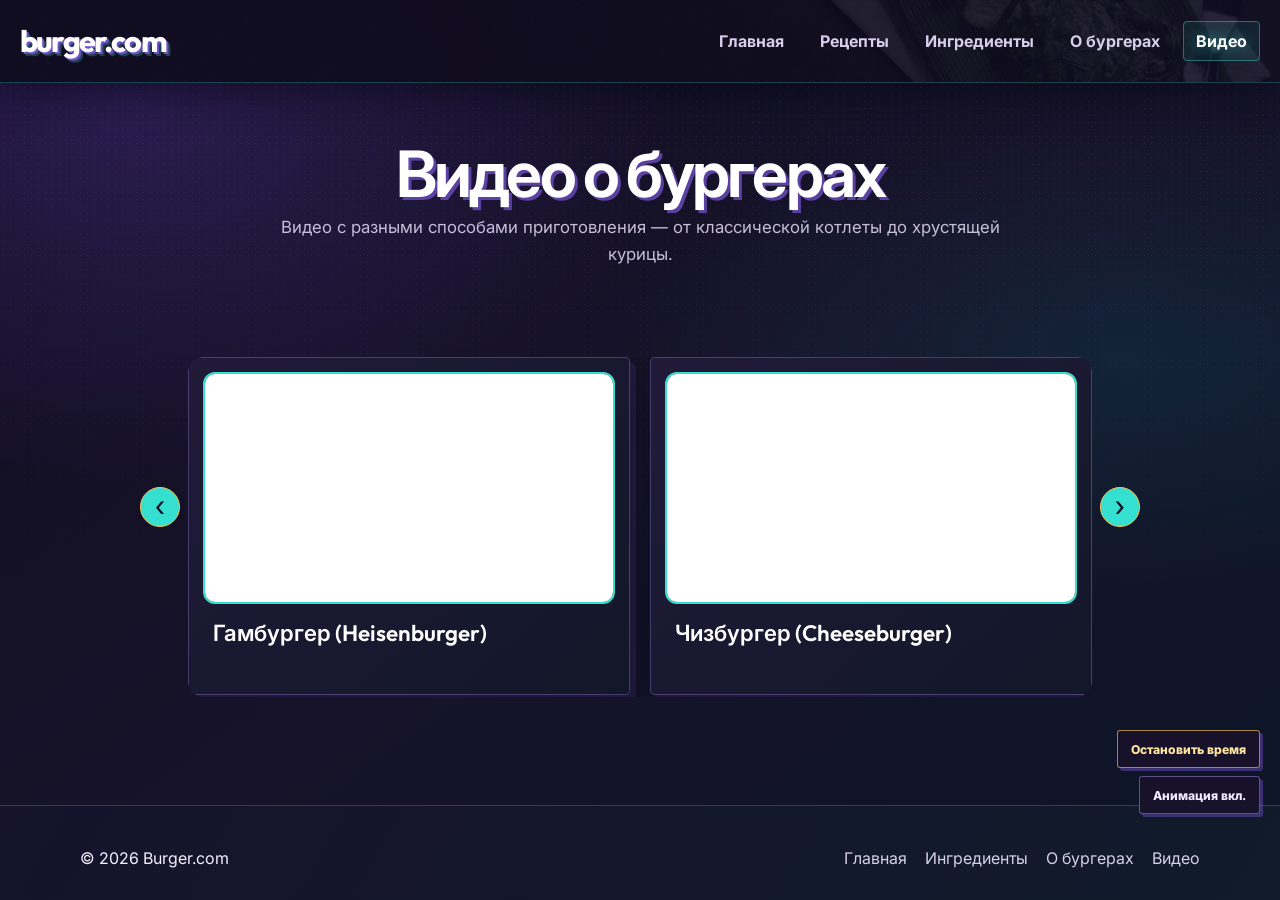
<file: видео.html>
<!DOCTYPE html>
<html lang="ru">
  <head>
    <meta charset="UTF-8" />
    <meta name="viewport" content="width=device-width, initial-scale=1.0" />
    <title>Видео о бургерах | Burger.com</title>
    <link rel="preconnect" href="https://fonts.googleapis.com" />
    <link rel="preconnect" href="https://fonts.gstatic.com" crossorigin />
    <link href="https://fonts.googleapis.com/css2?family=Inter:wght@400;500;600;700;800&family=Outfit:wght@500;600;700;800&display=swap" rel="stylesheet" />
    <link rel="stylesheet" href="styles.css" />
  </head>
  <body class="video-page">
    <header>
      <div class="header-inner">
        <a href="gbdgd.html" class="logo">Burger.com</a>
        
        <nav aria-label="Основная навигация">
          <ul>
            <li><a href="gbdgd.html">Главная</a></li>
            <li><a href="рецепты.html">Рецепты</a></li>
            <li><a href="Ингердионты.html">Ингредиенты</a></li>
            <li><a href="о бургеров.html">О бургерах</a></li>
            <li><a href="видео.html" aria-current="page">Видео</a></li>
          </ul>
        </nav>
      </div>
    </header>

    <main class="main-inner">
      <section class="page-header">
        <h1 class="page-title">Видео о бургерах</h1>
        <div class="page-text">
          <p>Видео с разными способами приготовления — от классической котлеты до хрустящей курицы.</p>
        </div>
      </section>

      <section class="video-carousel" aria-label="Подборка видео">
        <button class="video-carousel__button video-carousel__button--prev" type="button" aria-label="Предыдущие видео">
          &#8249;
        </button>
        <div class="video-carousel__viewport">
          <div class="video-carousel__track">
            <article class="video-card">
              <iframe src="https://www.youtube.com/embed/swqoIcuv79M?si=SaQtG0NqCKj9Spoi" title="Гамбургер (Heisenburger)" allow="accelerometer; autoplay; clipboard-write; encrypted-media; gyroscope; picture-in-picture; web-share" referrerpolicy="strict-origin-when-cross-origin" allowfullscreen loading="lazy"></iframe>
              <h2>Гамбургер (Heisenburger)</h2>
            </article>
            <article class="video-card">
              <iframe src="https://www.youtube.com/embed/WdGH7HJPw-s?si=TNmuyvzQ5LmGugrU" title="Чизбургер (Cheeseburger)" allow="accelerometer; autoplay; clipboard-write; encrypted-media; gyroscope; picture-in-picture; web-share" referrerpolicy="strict-origin-when-cross-origin" allowfullscreen loading="lazy"></iframe>
              <h2>Чизбургер (Cheeseburger)</h2>
            </article>
            <article class="video-card">
              <iframe src="https://www.youtube.com/embed/KqGzee2YlOc?si=thBDYydQa7pDBL_R" title="Бэкон-бургер (Bacon Burger)" allow="accelerometer; autoplay; clipboard-write; encrypted-media; gyroscope; picture-in-picture; web-share" referrerpolicy="strict-origin-when-cross-origin" allowfullscreen loading="lazy"></iframe>
              <h2>Бэкон-бургер (Bacon Burger)</h2>
            </article>
            <article class="video-card">
              <iframe src="https://www.youtube.com/embed/WdGH7HJPw-s?si=TNmuyvzQ5LmGugrU" title="Чикен-бургер (Chicken Burger)" frameborder="0" allow="accelerometer; autoplay; clipboard-write; encrypted-media; gyroscope; picture-in-picture; web-share" referrerpolicy="strict-origin-when-cross-origin" allowfullscreen></iframe>
              <h2>Чикен-бургер (Chicken Burger)</h2>
            </article>
          </div>
        </div>
        <button class="video-carousel__button video-carousel__button--next" type="button" aria-label="Следующие видео">
          &#8250;
        </button>
      </section>
    </main>

    <footer>
      <div class="main-inner footer-inner">
        <p>© 2026 Burger.com</p>
        <div class="footer-links">
          <a href="gbdgd.html">Главная</a>
          <a href="Ингердионты.html">Ингредиенты</a>
          <a href="о бургеров.html">О бургерах</a>
          <a href="видео.html" aria-current="page">Видео</a>
        </div>
      </div>
    </footer>

    <script>
      const viewport = document.querySelector('.video-carousel__viewport');
      const track = document.querySelector('.video-carousel__track');
      const previousButton = document.querySelector('.video-carousel__button--prev');
      const nextButton = document.querySelector('.video-carousel__button--next');

      const getStep = () => {
        const firstCard = track.querySelector('.video-card');
        const trackStyles = window.getComputedStyle(track);
        return firstCard.getBoundingClientRect().width + parseFloat(trackStyles.columnGap);
      };

      nextButton.addEventListener('click', () => {
        const step = getStep();
        const lastIndex = Math.ceil((viewport.scrollWidth - viewport.clientWidth) / step);
        const currentIndex = Math.round(viewport.scrollLeft / step);
        viewport.scrollTo({
          left: currentIndex >= lastIndex ? 0 : (currentIndex + 1) * step,
          behavior: 'instant'
        });
      });

      previousButton.addEventListener('click', () => {
        const step = getStep();
        const lastIndex = Math.ceil((viewport.scrollWidth - viewport.clientWidth) / step);
        const currentIndex = Math.round(viewport.scrollLeft / step);
        viewport.scrollTo({
          left: currentIndex <= 0 ? lastIndex * step : (currentIndex - 1) * step,
          behavior: 'instant'
        });
      });
    </script>
    <script src="script.js"></script>
  </body>
</html>
</file>
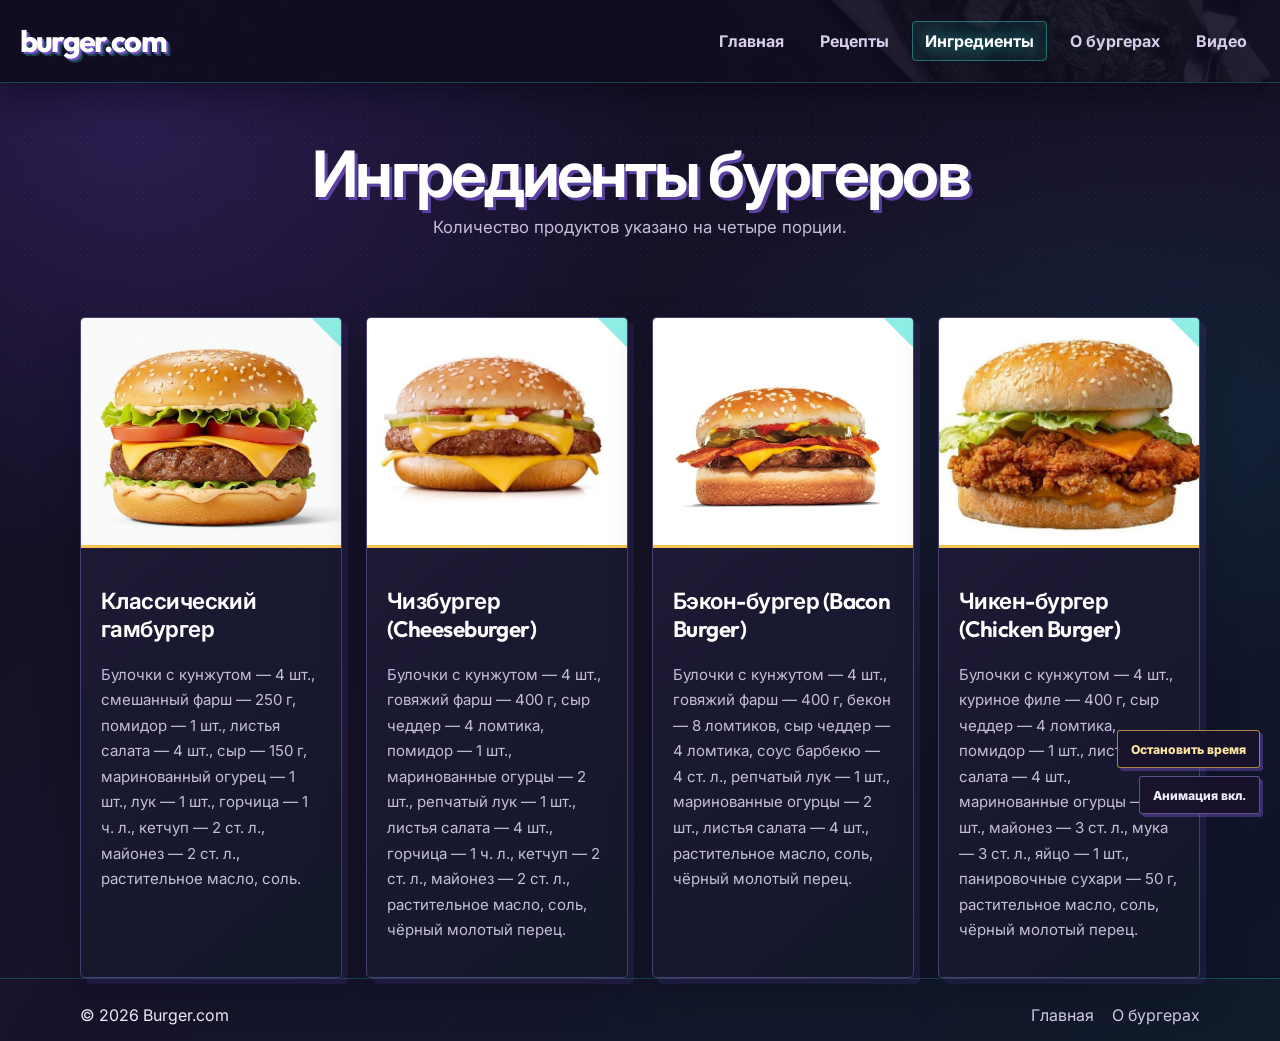
<file: Ингердионты.html>
<!DOCTYPE html>
<html lang="ru">
  <head>
    <meta charset="UTF-8" />
    <meta name="viewport" content="width=device-width, initial-scale=1.0" />
    <title>Ингредиенты бургеров | Burger.com</title>
    <link rel="preconnect" href="https://fonts.googleapis.com" />
    <link rel="preconnect" href="https://fonts.gstatic.com" crossorigin />
    <link href="https://fonts.googleapis.com/css2?family=Inter:wght@400;500;600;700;800&family=Outfit:wght@500;600;700;800&display=swap" rel="stylesheet" />
    <link rel="stylesheet" href="styles.css" />
  </head>
  <body class="ingredients-page">
    <audio id="background-music" autoplay loop>
    <source src="JoJo OP 2 –  Karaoke.m4a.mp4" type="audio/mpeg">
</audio>
    <header>
      <div class="header-inner">
        <a href="gbdgd.html" class="logo">Burger.com</a>
        <nav aria-label="Основная навигация">
          <ul>
            <li><a href="gbdgd.html">Главная</a></li>
            <li><a href="рецепты.html">Рецепты</a></li>
            <li><a href="Ингердионты.html" aria-current="page">Ингредиенты</a></li>
            <li><a href="о бургеров.html">О бургерах</a></li>
            <li><a href="видео.html">Видео</a></li>
          </ul>
        </nav>
      </div>
    </header>

    <main class="main-inner">
      <section class="page-header">
        <h1 class="page-title">Ингредиенты бургеров</h1>
        <div class="page-text">
          <p>Количество продуктов указано на четыре порции.</p>
        </div>
      </section>

      <section class="ingredients-wrap" aria-label="Списки ингредиентов">
        <article class="ingredient-card">
          <img src="%23FoodLover__%23Delicious__%23Yummy__%23Tasty__%23Foodstagram__%23FoodInspo__%23FoodIdeas__%23HomeCooking__%23EasyRecipes.Jpg" alt="Классический бургер" />
          <div class="ingredient-content">
            <h2>Классический гамбургер</h2>
            <p>Булочки с кунжутом — 4 шт., смешанный фарш — 250 г, помидор — 1 шт., листья салата — 4 шт., сыр — 150 г, маринованный огурец — 1 шт., лук — 1 шт., горчица — 1 ч. л., кетчуп — 2 ст. л., майонез — 2 ст. л., растительное масло, соль.</p>
          </div>
        </article>

        <article class="ingredient-card">
          <img src="загружено.Jpg" alt="Чизбургер" />
          <div class="ingredient-content">
            <h2>Чизбургер (Cheeseburger)</h2>
            <p>Булочки с кунжутом — 4 шт., говяжий фарш — 400 г, сыр чеддер — 4 ломтика, помидор — 1 шт., маринованные огурцы — 2 шт., репчатый лук — 1 шт., листья салата — 4 шт., горчица — 1 ч. л., кетчуп — 2 ст. л., майонез — 2 ст. л., растительное масло, соль, чёрный молотый перец.</p>
          </div>
        </article>

        <article class="ingredient-card">
          <img src="🍔 Burger King Bacon Cheeseburger!.Jpg" alt="Бэкон-бургер" />
          <div class="ingredient-content">
            <h2>Бэкон-бургер (Bacon Burger)</h2>
            <p>Булочки с кунжутом — 4 шт., говяжий фарш — 400 г, бекон — 8 ломтиков, сыр чеддер — 4 ломтика, соус барбекю — 4 ст. л., репчатый лук — 1 шт., маринованные огурцы — 2 шт., листья салата — 4 шт., растительное масло, соль, чёрный молотый перец.</p>
          </div>
        </article>

        <article class="ingredient-card">
          <img src="загружено (1).Jpg" alt="Чикен-бургер" />
          <div class="ingredient-content">
            <h2>Чикен-бургер (Chicken Burger)</h2>
            <p>Булочки с кунжутом — 4 шт., куриное филе — 400 г, сыр чеддер — 4 ломтика, помидор — 1 шт., листья салата — 4 шт., маринованные огурцы — 2 шт., майонез — 3 ст. л., мука — 3 ст. л., яйцо — 1 шт., панировочные сухари — 50 г, растительное масло, соль, чёрный молотый перец.</p>
          </div>
        </article>
      </section>
    </main>

    <footer>
      <div class="footer-inner">
        <span>© 2026 Burger.com</span>
        <div class="footer-links">
          <a href="gbdgd.html">Главная</a>
          <a href="о бургеров.html">О бургерах</a>
        </div>
      </div>
    </footer>
    <script src="script.js"></script>
  </body>
</html>
</file>
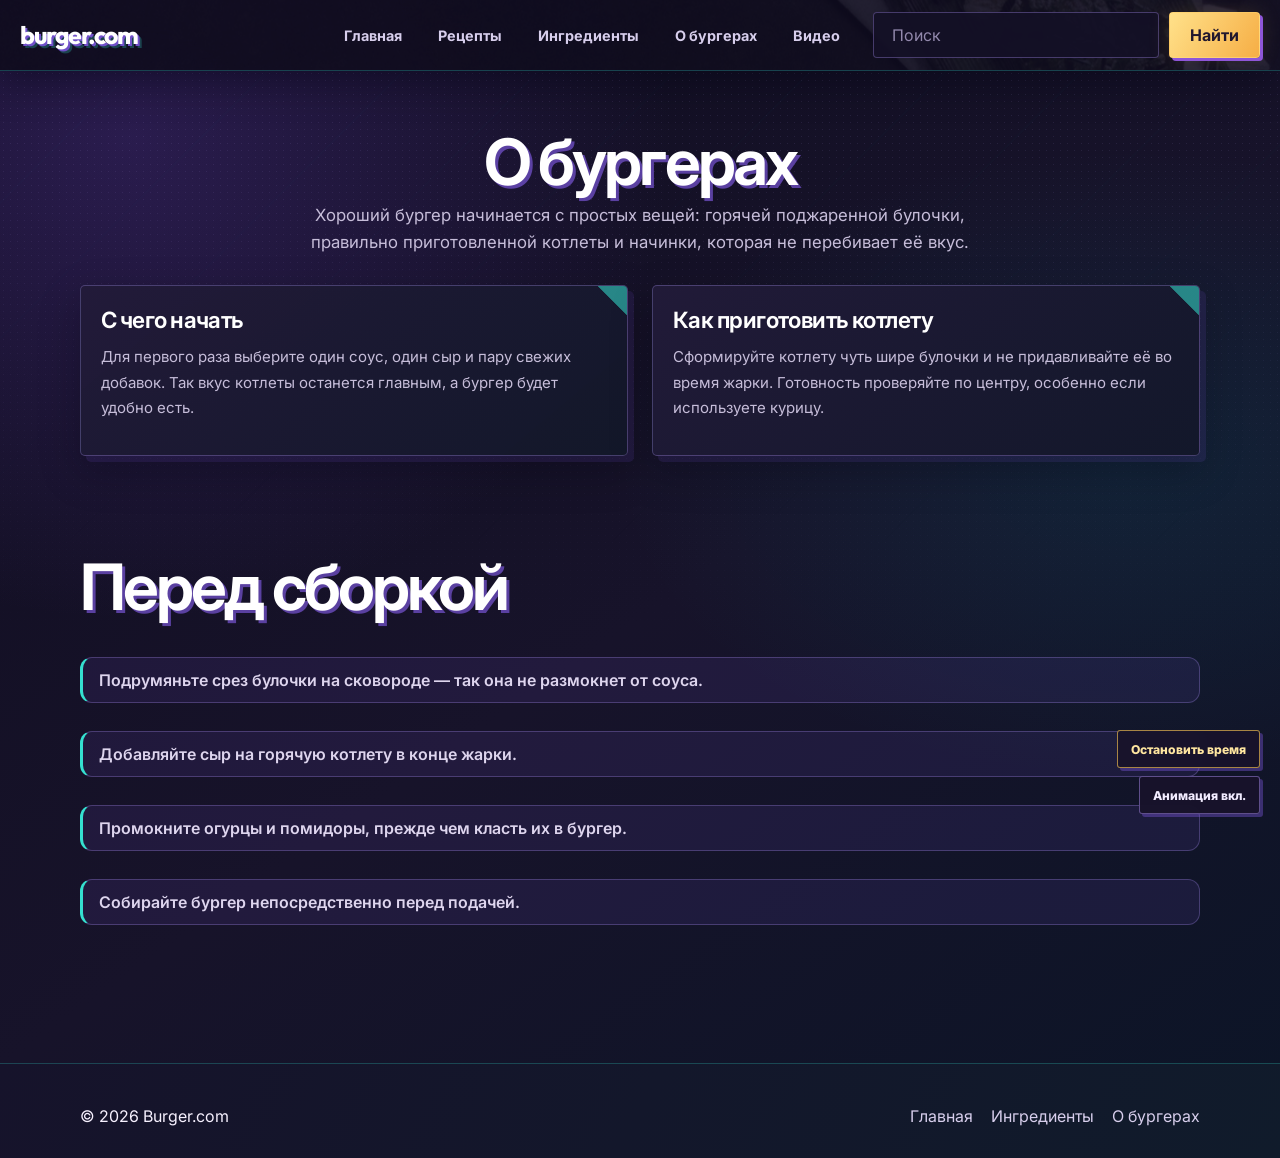
<file: о бургеров.html>
﻿<!DOCTYPE html>
<html lang="ru">
<head>
  <meta charset="UTF-8" />
  <meta name="viewport" content="width=device-width, initial-scale=1.0" />
  <title>О бургерах</title>
  <link rel="preconnect" href="https://fonts.googleapis.com" />
  <link rel="preconnect" href="https://fonts.gstatic.com" crossorigin />
  <link href="https://fonts.googleapis.com/css2?family=Inter:wght@400;500;600;700;800&family=Outfit:wght@500;600;700;800&display=swap" rel="stylesheet" />
  <link rel="stylesheet" href="styles.css" />
</head>
<body class="about-page">
  <header>
    <div class="header-inner">
      <a href="gbdgd.html" class="logo">Burger.com</a>
      <nav aria-label="Main navigation">
        <ul>
          <li><a href="gbdgd.html">Главная</a></li>
          <li><a href="рецепты.html">Рецепты</a></li>
          <li><a href="Ингердионты.html">Ингредиенты</a></li>
          <li><a href="о бургеров.html">О бургерах</a></li>
          <li><a href="видео.html">Видео</a></li>
        </ul>
      </nav>
      <div class="search-box">
        <input type="text" placeholder="Поиск" aria-label="Поиск" />
        <button type="button">Найти</button>
      </div>
    </div>
  </header>

  <main class="main-inner page-header">
    <h1 class="page-title">О бургерах</h1>
    <div class="page-text">
      <p>Хороший бургер начинается с простых вещей: горячей поджаренной булочки, правильно приготовленной котлеты и начинки, которая не перебивает её вкус.</p>
    </div>

    <div class="info-grid">
      <article class="info-card">
        <div class="info-content">
          <h3>С чего начать</h3>
          <p>Для первого раза выберите один соус, один сыр и пару свежих добавок. Так вкус котлеты останется главным, а бургер будет удобно есть.</p>
        </div>
      </article>

      <article class="info-card">
        <div class="info-content">
          <h3>Как приготовить котлету</h3>
          <p>Сформируйте котлету чуть шире булочки и не придавливайте её во время жарки. Готовность проверяйте по центру, особенно если используете курицу.</p>
        </div>
      </article>
    </div>

    <div class="section">
      <div class="section-heading">
        <h2>Перед сборкой</h2>
      </div>
      <ul class="about-list">
        <li>Подрумяньте срез булочки на сковороде — так она не размокнет от соуса.</li>
        <li>Добавляйте сыр на горячую котлету в конце жарки.</li>
        <li>Промокните огурцы и помидоры, прежде чем класть их в бургер.</li>
        <li>Собирайте бургер непосредственно перед подачей.</li>
      </ul>
    </div>
  </main>

  <footer>
    <div class="main-inner footer-inner">
      <div>
        <p>© 2026 Burger.com</p>
      </div>
      <div class="footer-links">
        <a href="gbdgd.html">Главная</a>
        <a href="Ингердионты.html">Ингредиенты</a>
        <a href="о бургеров.html">О бургерах</a>
      </div>
    </div>
  </footer>
  <script src="script.js"></script>
</body>
</html>
</file>
<file: styles.css>
:root {
  --page-bg: #f7f3eb;
  --panel: #fffdf8;
  --primary: #d19a3b;
  --primary-dark: #80551b;
  --accent: #c94c32;
  --text: #26352d;
  --muted: #69756d;
  --border: #e8dfd0;
  --shadow: 0 16px 38px rgba(49, 42, 30, 0.1);
  --footer-bg: #fffaf1;
}

* {
  box-sizing: border-box;
}

html {
  height: 100%;
  scroll-behavior: smooth;
}

body {
  margin: 0;
  min-height: 100vh;
  display: flex;
  flex-direction: column;
  font-family: 'Montserrat', sans-serif;
  background: var(--page-bg);
  color: var(--text);
  transition: background-color 0.35s ease, color 0.35s ease;
}
.com{
  color: #ff5e00;
}

main {
  flex: 1 0 auto;
}

a {
  color: inherit;
  text-decoration: none;
}

img {
  max-width: 100%;
  display: block;
}

header {
  position: sticky;
  top: 0;
  z-index: 20;
  isolation: isolate;
  overflow: hidden;
  background: transparent;
  color: #fff;
  box-shadow: 0 8px 24px rgba(26, 20, 15, 0.12);
}

header::before {
  position: absolute;
  z-index: -1;
  inset: -46px 0;
  content: "";
  background: url('assets/header-food.png') center 56% / cover no-repeat;
  transform: translate3d(0, var(--header-parallax-y, 0px), 0) scale(1.08);
  will-change: transform;
}

.header-inner,
.main-inner,
.footer-inner {
  width: min(1120px, calc(100% - 32px));
  margin: 0 auto;
}

.header-inner {
  width: min(1440px, calc(100% - 40px));
  display: flex;
  align-items: center;
  justify-content: space-between;
  gap: 22px;
  min-height: 82px;
  padding: 12px 0;
}

.brand-block {
  display: flex;
  align-items: center;
  gap: 12px;
  min-width: max-content;
}

.brand-copy {
  display: flex;
  flex-direction: column;
  align-items: flex-start;
}

.brand-tag {
  display: inline-block;
  font-size: 0.68rem;
  text-transform: uppercase;
  letter-spacing: 0.18em;
  color: rgba(255, 255, 255, 0.86);
  margin-bottom: 4px;
}

.logo {
  font-size: clamp(1.5rem, 2vw, 2.1rem);
  font-weight: 800;
  letter-spacing: 0.05em;
  text-transform: lowercase;
  color: #fff;
  line-height: 1;
}
.logoc {
  font-size: clamp(1.5rem, 2vw, 2.1rem);
  font-weight: 800;
  letter-spacing: 0.05em;
  text-transform: lowercase;
  color: #ff7300;
  line-height: 1;
  

}

nav {
  margin-left: auto;
}

nav ul {
  display: flex;
  align-items: center;
  justify-content: center;
  gap: 14px;
  list-style: none;
  margin: 0;
  padding: 0;
}

nav a {
  color: rgba(255, 255, 255, 0.96);
  font-weight: 600;
  font-size: 0.94rem;
  text-shadow: 0 1px 8px rgba(0, 0, 0, 0.3);
  transition: color 0.2s ease, opacity 0.2s ease;
}

nav a:hover {
  color: #ffd487;
}

.search-box {
  display: flex;
  align-items: center;
  gap: 10px;
}

.search-box input {
  border: 1px solid rgba(255, 255, 255, 0.5);
  border-radius: 999px;
  padding: 12px 18px;
  min-width: 170px;
  font: inherit;
  outline: none;
  background: rgba(255, 253, 248, 0.95);
  color: #26352d;
  box-shadow: 0 4px 14px rgba(20, 14, 9, 0.12);
}

.search-box button,
.primary-btn,
.secondary-btn {
  border: 0;
  border-radius: 999px;
  padding: 12px 20px;
  font: inherit;
  font-weight: 700;
  cursor: pointer;
  transition: transform 0.2s ease, opacity 0.2s ease;
}

.search-box button,
.primary-btn {
  background: var(--accent);
  color: #fff;
}

.secondary-btn {
  background: #fff;
  color: var(--primary-dark);
}

.search-box button:hover,
.primary-btn:hover,
.secondary-btn:hover {
  transform: translateY(-1px);
  opacity: 0.96;
}

.hero {
  position: relative;
  overflow: hidden;
  min-height: 540px;
  padding: 48px 0;
  isolation: isolate;
}

.hero-bg {
  position: absolute;
  inset: 0;
  background: url('assets/kitchen-bg.png') center 48% / cover no-repeat;
  transform: translate3d(0, 0, 0) scale(1.04);
  transform-origin: center center;
  will-change: transform;
  transition: transform 0.2s ease-out;
  z-index: 0;
  opacity: 1;
}

.hero-card {
  position: relative;
  z-index: 2;
  display: grid;
  grid-template-columns: 1.2fr 0.8fr;
  gap: 32px;
  align-items: center;
  background: rgba(26, 19, 14, 0.18);
  border: 1px solid rgba(255, 255, 255, 0.14);
  border-radius: 30px;
  padding: 42px 36px;
  box-shadow: none;
  backdrop-filter: blur(2px);
}

.hero-card--text {
  grid-template-columns: 1fr;
  background: transparent;
  border: 0;
  padding-top: 48px;
}

.hero-copy {
  width: min(720px, 100%);
  padding: clamp(24px, 4vw, 42px);
  border: 1px solid rgba(255, 255, 255, 0.68);
  border-radius: 28px;
  background: rgba(255, 253, 248, 0.84);
  box-shadow: 0 24px 60px rgba(34, 27, 18, 0.14);
  backdrop-filter: blur(10px);
}

.hero-copy h1 {
  margin: 0 0 16px;
  font-size: clamp(2.8rem, 4.8vw, 5.4rem);
  line-height: 0.96;
  letter-spacing: -0.06em;
  color: #26352d;
  text-shadow: none;
}

.hero-copy p {
  max-width: 540px;
  color: #59665e;
  font-size: 1.08rem;
  line-height: 1.7;
  margin: 0 0 24px;
}

.cta-buttons {
  display: flex;
  flex-wrap: wrap;
  gap: 12px;
}

.hero-image img {
  width: 100%;
  height: 360px;
  object-fit: cover;
  border-radius: 20px;
  box-shadow: var(--shadow);
}

.section {
  padding: 32px 0;
}

.section-heading {
  display: flex;
  align-items: end;
  justify-content: space-between;
  gap: 20px;
  margin-bottom: 20px;
}

.section-heading h2 {
  margin: 0;
  font-size: clamp(1.8rem, 2.8vw, 2.6rem);
}

.section-heading p {
  margin: 0;
  color: var(--muted);
}

.recipe-grid,
.ingredient-grid,
.info-grid {
  display: grid;
  grid-template-columns: repeat(2, minmax(0, 1fr));
  gap: 24px;
}

.recipe-card,
.ingredient-card,
.info-card {
  background: var(--panel);
  border: 1px solid var(--border);
  border-radius: 24px;
  overflow: hidden;
  box-shadow: var(--shadow);
  transition: transform 0.25s ease, box-shadow 0.25s ease, border-color 0.25s ease;
}

.recipe-card:hover,
.ingredient-card:hover,
.info-card:hover {
  transform: translateY(-5px);
  border-color: var(--primary);
  box-shadow: 0 22px 42px rgba(49, 42, 30, 0.15);
}

.recipe-card img,
.ingredient-card img {
  width: 100%;
  height: 220px;
  object-fit: cover;
}

.recipe-visual {
  display: grid;
  place-items: center;
  width: 100%;
  height: 220px;
  font-size: clamp(4rem, 6vw, 6rem);
  background: linear-gradient(135deg, #f7d7a3, #f7a254 45%, #d45a2b 100%);
}

.recipe-visual--classic {
  background: linear-gradient(135deg, #f9da9d, #efab5c 45%, #d4682e 100%);
}

.recipe-visual--cheese {
  background: linear-gradient(135deg, #fef0b7, #f0be64 40%, #d7942d 100%);
}

.recipe-visual--bacon {
  background: linear-gradient(135deg, #f9c991, #ea7c4e 45%, #b94a2c 100%);
}

.recipe-visual--chicken {
  background: linear-gradient(135deg, #f7e4b6, #dca55d 42%, #a75a2b 100%);
}

.recipe-content,
.ingredient-content,
.info-content {
  padding: 18px 20px 22px;
}

.recipe-card h3,
.ingredient-card h3,
.info-card h3 {
  margin: 0 0 10px;
  font-size: 1.45rem;
}

.recipe-card p,
.ingredient-card p,
.info-card p,
.page-text p {
  margin: 0 0 14px;
  color: var(--muted);
  line-height: 1.7;
}

.recipe-card button,
.ingredient-card button {
  background: transparent;
  border: 1px solid var(--primary);
  color: var(--primary-dark);
  border-radius: 999px;
  padding: 10px 16px;
  font: inherit;
  font-weight: 700;
  cursor: pointer;
}

.page-header {
  padding: 42px 0 20px;
}

.page-title {
  margin: 0 0 8px;
  font-size: clamp(2.2rem, 4vw, 3.2rem);
}

.page-text {
  max-width: 720px;
  margin: 0 auto 32px;
  text-align: center;
}

.page-text p {
  font-size: 1.05rem;
}

.ingredients-wrap {
  display: grid;
  grid-template-columns: repeat(2, minmax(0, 1fr));
  gap: 24px;
}

.ingredient-card ul {
  margin: 0;
  padding-left: 18px;
  color: var(--muted);
  line-height: 1.8;
}

.about-list {
  list-style: none;
  padding: 0;
  margin: 0;
  display: grid;
  gap: 12px;
}

.about-list li {
  background: #fff8ef;
  border: 1px solid var(--border);
  border-radius: 12px;
  padding: 12px 16px;
  color: var(--text);
  font-weight: 600;
}

.video-carousel {
  position: relative;
  margin: 0 0 64px;
  padding: 0 48px;
}

.video-carousel__viewport {
  overflow: hidden;
  scroll-behavior: smooth;
  padding-bottom: 2px;
}

.video-carousel__track {
  display: flex;
  gap: 20px;
}

.video-card {
  flex: 0 0 calc((100% - 20px) / 2);
  min-width: 0;
  padding: 12px;
  overflow: hidden;
  background: var(--panel);
  border: 1px solid var(--border);
  border-radius: 18px;
  box-shadow: var(--shadow);
}

.video-card iframe {
  display: block;
  width: 100%;
  height: auto;
  aspect-ratio: 16 / 9;
  border: 0;
  border-radius: 12px;
  background: #1c1a17;
}

.video-card h2 {
  margin: 14px 4px 4px;
  font-size: 1rem;
}

.video-carousel__button {
  position: absolute;
  top: 44%;
  z-index: 1;
  display: grid;
  width: 40px;
  height: 40px;
  place-items: center;
  padding: 0;
  transform: translateY(-50%);
  border: 0;
  border-radius: 50%;
  background: var(--accent);
  color: #fff;
  font: inherit;
  font-size: 1.8rem;
  line-height: 1;
  cursor: pointer;
  box-shadow: var(--shadow);
}

.video-carousel__button--prev {
  left: 0;
}

.video-carousel__button--next {
  right: 0;
}

footer {
  background: var(--footer-bg);
  color: var(--text);
  padding: 26px 0 16px;
  border-top: 1px solid var(--border);
}

.footer-inner {
  display: flex;
  justify-content: space-between;
  gap: 24px;
  align-items: center;
  flex-wrap: wrap;
}

.footer-meta {
  display: flex;
  gap: 12px;
  align-items: center;
  flex-wrap: wrap;
}

.footer-links {
  display: flex;
  gap: 18px;
  flex-wrap: wrap;
}

.site-footer {
  width: 100%;
  margin-top: auto;
}

.subscription-form {
  padding: 8px 0 24px;
  border-bottom: 1px solid var(--border);
}

.subscription-form h2,
.contact-info h2 {
  margin: 0 0 12px;
  font-size: 1rem;
}

.subscription-form form {
  display: flex;
  gap: 10px;
  max-width: 520px;
}

.subscription-form label {
  align-self: center;
}

.subscription-form input {
  min-width: 0;
  flex: 1;
  padding: 11px 14px;
  border: 1px solid var(--border);
  border-radius: 6px;
  font: inherit;
}

.subscription-form button {
  padding: 11px 16px;
  border: 0;
  border-radius: 6px;
  background: var(--accent);
  color: #fff;
  font: inherit;
  font-weight: 700;
  cursor: pointer;
}

.footer-container {
  display: flex;
  flex-direction: column;
  gap: 18px;
  padding-top: 22px;
}

.footer-bottom {
  display: flex;
  align-items: center;
  justify-content: space-between;
  gap: 18px;
  min-height: 40px;
  padding-top: 8px;
  border-top: 1px solid var(--border);
}

.footer-container .copyright {
  margin: 0;
}

.location-block {
  grid-column: 1 / -1;
  display: grid;
  grid-template-columns: minmax(0, 1.8fr) minmax(260px, 1fr);
  gap: 18px;
  align-items: center;
  background: var(--panel);
  border: 1px solid var(--border);
  border-radius: 18px;
  padding: 14px;
  margin-top: 12px;
}

.location-map {
  min-height: 220px;
  border-radius: 14px;
  overflow: hidden;
}

.location-map iframe {
  width: 100%;
  height: 260px;
  border: 0;
  display: block;
}

.social-links {
  display: flex;
  gap: 14px;
  flex-wrap: wrap;
}

.social-link {
  display: inline-flex;
  align-items: center;
  gap: 7px;
}

.social-link svg {
  width: 20px;
  height: 20px;
  flex: none;
}

.contact-info {
  justify-self: end;
  max-width: 360px;
  font-style: normal;
}

.contact-info p {
  margin: 0 0 8px;
}

.footer-container .footer-links {
  grid-column: 1 / -1;
}

.visually-hidden {
  position: absolute;
  width: 1px;
  height: 1px;
  padding: 0;
  margin: -1px;
  overflow: hidden;
  clip: rect(0, 0, 0, 0);
  white-space: nowrap;
  border: 0;
}

#scrollToTopButton {
  position: fixed;
  left: 50%;
  bottom: 14px;
  width: 38px;
  height: 38px;
  padding: 0;
  border: 0;
  border-radius: 50%;
  background: var(--accent);
  color: #fff;
  font: inherit;
  font-size: 1.1rem;
  cursor: pointer;
  box-shadow: var(--shadow);
  z-index: 900;
  transform: translateX(-50%);
  transition: transform 0.2s ease, background-color 0.2s ease;
}

#scrollToTopButton:hover {
  background: var(--primary-dark);
  left: 50%;
}

.modal {
  position: fixed;
  display: none;
  align-items: center;
  justify-content: center;
  inset: 0;
  width: 100%;
  height: 100%;
  overflow-y: auto;
  background: rgba(19, 12, 7, 0.65);
  z-index: 1000;
  padding: 18px;
}


.whatsapp-button {
  position: fixed;
  right: 20px;
  bottom: 20px;
  display: grid;
  width: 54px;
  height: 54px;
  place-items: center;
  border-radius: 50%;
  background: #25d366;
  color: #fff;
  box-shadow: var(--shadow);
  z-index: 900;
  transition: transform 0.2s ease;
}

.whatsapp-button:hover {
  transform: scale(1.06);
}

.whatsapp-button svg {
  width: 30px;
  height: 30px;
}
.modal.open {
  display: flex;
}

.modal-content {
  width: min(560px, 100%);
  max-height: calc(100vh - 36px);
  overflow-y: auto;
  background: #fff;
  border-radius: 24px;
  padding: 24px;
  position: relative;
  box-shadow: 0 20px 50px rgba(0, 0, 0, 0.18);
}

.close-btn {
  position: absolute;
  top: 14px;
  right: 18px;
  background: transparent;
  border: 0;
  color: var(--muted);
  font-size: 2rem;
  cursor: pointer;
}

.modal-content img {
  width: 100%;
  height: 220px;
  object-fit: cover;
  border-radius: 14px;
  margin-bottom: 16px;
}

.modal-content h3 {
  margin: 0 0 10px;
  font-size: 1.8rem;
}

.hidden {
  display: none;
}

/* Premium burger-house theme */
:root {
  color-scheme: dark;
  --page-bg: #100e0c;
  --panel: #1b1713;
  --primary: #f5a623;
  --primary-dark: #d97706;
  --accent: #f28c18;
  --text: #f8f2e9;
  --muted: #b0a69a;
  --border: rgba(255, 255, 255, 0.1);
  --shadow: 0 24px 60px rgba(0, 0, 0, 0.36);
  --footer-bg: #15110e;
}

body {
  position: relative;
  overflow-x: hidden;
  font-family: 'Inter', sans-serif;
  background:
    radial-gradient(ellipse at 50% -20%, rgba(164, 78, 16, 0.18), transparent 55%),
    var(--page-bg);
  color: var(--text);
}

h1, h2, h3, h4, .logo {
  font-family: 'Outfit', 'Inter', sans-serif;
}

header {
  background: rgba(16, 14, 12, 0.84);
  box-shadow: 0 1px 0 var(--border);
  backdrop-filter: blur(18px);
}

header::before {
  opacity: 0.18;
  filter: saturate(0.6);
}

.header-inner {
  min-height: 76px;
}

.logo {
  color: #fff;
  letter-spacing: -0.04em;
}

nav a {
  text-shadow: none;
  color: #d8d0c6;
}

nav a:hover,
nav a[aria-current="page"] {
  color: #ffb33b;
}

.search-box input,
.subscription-form input {
  color: var(--text);
  background: #211c17;
  border: 1px solid var(--border);
  box-shadow: none;
}

.search-box input::placeholder,
.subscription-form input::placeholder {
  color: #93877a;
}

.search-box input:focus,
.subscription-form input:focus {
  border-color: var(--primary);
  outline: 3px solid rgba(245, 166, 35, 0.15);
}

.search-box button,
.primary-btn,
.subscription-form button {
  background: linear-gradient(135deg, #ffb833, #e97912);
  color: #211309;
  box-shadow: 0 8px 24px rgba(230, 115, 16, 0.2);
}

.search-box button:hover,
.primary-btn:hover,
.secondary-btn:hover {
  transform: translateY(-2px) scale(1.025);
  box-shadow: 0 10px 30px rgba(242, 140, 24, 0.34);
  opacity: 1;
}

.secondary-btn {
  color: #f8e8d1;
  border: 1px solid rgba(255, 255, 255, 0.22);
  background: rgba(255, 255, 255, 0.08);
}

.hero {
  min-height: 620px;
  padding: 56px 0 64px;
  display: flex;
  align-items: center;
}

.hero-bg {
  opacity: 0.42;
  filter: saturate(0.65);
}

.hero::after {
  content: "";
  position: absolute;
  inset: 0;
  z-index: 1;
  pointer-events: none;
  background: linear-gradient(90deg, rgba(16, 14, 12, 0.9), rgba(16, 14, 12, 0.35) 75%), linear-gradient(0deg, var(--page-bg), transparent 30%);
}

.hero-card {
  z-index: 2;
  grid-template-columns: 1.05fr 0.95fr;
  gap: clamp(24px, 5vw, 70px);
  padding: clamp(24px, 5vw, 64px) 0;
  background: transparent;
  border: 0;
  box-shadow: none;
  backdrop-filter: none;
}

.hero-card--text {
  grid-template-columns: 1fr 0.85fr;
}

.hero-copy {
  min-width: 0;
  width: 100%;
  padding: 0;
  border: 0;
  border-radius: 0;
  background: transparent;
  box-shadow: none;
  backdrop-filter: none;
  animation: rise-in 700ms both;
}

.hero-copy::before {
  content: "SMASHED FRESH · MADE WITH LOVE";
  display: inline-block;
  margin-bottom: 18px;
  color: #ffb238;
  font-size: 0.72rem;
  font-weight: 800;
  letter-spacing: 0.2em;
}

.hero-copy h1 {
  max-width: 760px;
  margin-bottom: 18px;
  color: #fff8ee;
  font-size: clamp(2.8rem, 6vw, 5.6rem);
  line-height: 0.9;
  letter-spacing: -0.065em;
}

.hero-copy p {
  max-width: 510px;
  color: #c9bfb3;
  font-size: clamp(1rem, 1.4vw, 1.2rem);
}

.hero-image {
  position: relative;
  animation: rise-in 850ms 120ms both;
}

.hero-image::before {
  position: absolute;
  inset: 10% 8%;
  content: "";
  border-radius: 50%;
  background: rgba(245, 142, 26, 0.3);
  filter: blur(70px);
}

.hero-image img {
  position: relative;
  width: 100%;
  height: clamp(280px, 38vw, 470px);
  object-fit: cover;
  border: 1px solid rgba(255, 255, 255, 0.16);
  border-radius: 30px;
  box-shadow: 0 30px 90px rgba(0, 0, 0, 0.55), 0 0 70px rgba(237, 135, 21, 0.15);
  animation: hero-float 6s ease-in-out infinite;
}

.section {
  padding: clamp(42px, 7vw, 86px) 0;
}

.section-heading {
  margin-bottom: 28px;
}

.section-heading h2,
.page-title {
  color: #fff8ef;
  letter-spacing: -0.04em;
}

.section-heading p,
.page-text p {
  color: var(--muted);
}

.recipe-grid,
.ingredient-grid,
.info-grid,
.ingredients-wrap {
  grid-template-columns: repeat(auto-fit, minmax(min(100%, 300px), 1fr));
  gap: 30px;
}

.recipe-card,
.ingredient-card,
.info-card,
.video-card,
.location-block {
  position: relative;
  background: linear-gradient(150deg, rgba(40, 33, 26, 0.96), rgba(25, 21, 18, 0.98));
  border: 1px solid var(--border);
  border-radius: 22px;
  box-shadow: 0 14px 35px rgba(0, 0, 0, 0.18);
  transition: transform 280ms ease, box-shadow 280ms ease, border-color 280ms ease;
}

.recipe-card:hover,
.ingredient-card:hover,
.info-card:hover {
  transform: translateY(-7px);
  border-color: rgba(245, 166, 35, 0.62);
  box-shadow: 0 22px 48px rgba(0, 0, 0, 0.35), 0 0 24px rgba(242, 140, 24, 0.12);
}

.recipe-card {
  cursor: pointer;
}

.recipe-card > img,
.ingredient-card > img {
  height: 245px;
  transition: transform 550ms cubic-bezier(0.2, 0.7, 0.2, 1);
}

.recipe-card:hover > img,
.ingredient-card:hover > img {
  transform: scale(1.045);
}

.recipe-card h3,
.ingredient-card h2,
.info-card h3 {
  color: #fff5e7;
  letter-spacing: -0.025em;
}

.recipe-card p,
.ingredient-card p,
.info-card p,
.page-text p {
  color: #b8ada1;
}

.recipe-content {
  padding: 22px 24px 24px;
}

.recipe-actions {
  display: flex;
  flex-direction: column;
  align-items: stretch;
  gap: 10px;
  margin-top: 20px;
}

.recipe-actions > div:last-child {
  display: flex;
  align-items: center;
  justify-content: flex-end;
  gap: 9px;
}

.recipe-actions .recipe-meta {
  display: flex;
  flex-wrap: wrap;
  align-items: center;
  gap: 6px 12px;
  min-width: 0;
}

.recipe-open,
.favorite-button,
.filter-controls select,
.filter-controls button {
  min-height: 42px;
  border: 1px solid rgba(245, 166, 35, 0.35);
  border-radius: 999px;
  background: rgba(245, 166, 35, 0.1);
  color: #ffc66b;
  font: inherit;
  font-weight: 700;
  cursor: pointer;
  transition: background 180ms ease, transform 180ms ease, color 180ms ease;
}

.recipe-open {
  padding: 0 17px;
  white-space: nowrap;
}

.random-recipe {
  margin: 0 0 22px;
  padding: 12px 20px;
}

.favorite-button {
  width: 42px;
  flex: none;
  padding: 0;
  display: inline-grid;
  place-items: center;
}

.favorite-button svg {
  width: 19px;
  height: 19px;
  overflow: visible;
  fill: none;
  stroke: currentColor;
  stroke-width: 2;
  stroke-linecap: round;
  stroke-linejoin: round;
  transition: fill 180ms ease, transform 180ms ease;
}

.favorite-button:hover,
.favorite-button.is-favorite {
  color: #fff;
  background: #d84b41;
  border-color: #f06a5d;
  transform: scale(1.08);
}

.favorite-button.is-favorite svg {
  fill: currentColor;
}

.recipe-open:hover,
.filter-controls button:hover {
  color: #211309;
  background: var(--primary);
  transform: translateY(-1px);
}

.recipe-meta {
  display: flex;
  flex-wrap: wrap;
  gap: 8px 14px;
  color: #d2c2ae;
  font-size: 0.83rem;
}

.filter-controls {
  display: flex;
  flex-wrap: wrap;
  gap: 10px;
  margin: 0 0 24px;
  padding: 16px;
  border: 1px solid var(--border);
  border-radius: 18px;
  background: rgba(255, 255, 255, 0.045);
  backdrop-filter: blur(14px);
}

.filter-controls select,
.filter-controls button {
  padding: 0 14px;
  color: #e8d8c5;
  border-color: var(--border);
  background-color: #211c17;
}

.filter-controls option {
  background: #211c17;
}

.about-list li {
  color: #e5d8c9;
  background: rgba(255, 255, 255, 0.045);
  border-color: var(--border);
}

.page-header {
  padding: 58px 0 28px;
}

.page-title {
  text-align: center;
}

.video-carousel {
  margin-top: 24px;
}

.video-card h2 {
  color: #fff3e3;
}

footer {
  color: var(--text);
  background: var(--footer-bg);
  border-color: var(--border);
}

.footer-links a,
.social-link,
.contact-info a {
  color: #d2c4b3;
  transition: color 180ms ease;
}

.footer-links a:hover,
.social-link:hover,
.contact-info a:hover {
  color: var(--primary);
}

.location-block {
  padding: 16px;
}

.modal {
  background: rgba(7, 6, 5, 0.82);
  backdrop-filter: blur(10px);
}

.modal-content {
  color: var(--text);
  background: #1b1713;
  border: 1px solid var(--border);
  box-shadow: 0 30px 90px rgba(0, 0, 0, 0.65);
}

.modal-content h3 {
  color: #fff3e3;
}

.modal-content p,
.modal-content li {
  color: #c7b9a9;
  line-height: 1.7;
}

.modal-content input[type="checkbox"] {
  accent-color: var(--primary);
}

.modal-detail-controls {
  display: flex;
  align-items: center;
  flex-wrap: wrap;
  gap: 10px;
  margin: 16px 0;
}

.modal-detail-controls button,
.modal-detail-controls input {
  padding: 9px 13px;
  border: 1px solid var(--border);
  border-radius: 12px;
  background: #29221b;
  color: var(--text);
  font: inherit;
}

.modal-detail-controls button {
  cursor: pointer;
}

.modal-detail-controls button:hover {
  border-color: var(--primary);
}

.motion-toggle {
  position: fixed;
  right: 20px;
  bottom: 86px;
  z-index: 900;
  min-height: 40px;
  padding: 0 13px;
  border: 1px solid var(--border);
  border-radius: 999px;
  color: #f1ddc5;
  background: rgba(31, 25, 20, 0.92);
  font: inherit;
  font-size: 0.78rem;
  cursor: pointer;
  backdrop-filter: blur(12px);
}

.motion-toggle:hover {
  border-color: var(--primary);
}

.reveal {
  opacity: 0;
  transform: translateY(18px);
  transition: opacity 600ms ease, transform 600ms ease;
}

.reveal.is-visible {
  opacity: 1;
  transform: translateY(0);
}

.motion-off *,
.motion-off *::before,
.motion-off *::after {
  animation: none !important;
  transition: none !important;
}

.motion-off .reveal {
  opacity: 1;
  transform: none;
}

@keyframes rise-in {
  from { opacity: 0; transform: translateY(22px); }
  to { opacity: 1; transform: translateY(0); }
}

@keyframes hero-float {
  0%, 100% { transform: translateY(0) rotate(0deg); }
  50% { transform: translateY(-9px) rotate(0.5deg); }
}

@media (max-width: 860px) {
  .hero-card,
  .hero-card--text {
    grid-template-columns: 1fr;
  }

  .hero-image {
    max-width: 600px;
  }
}

@media (max-width: 560px) {
  .hero {
    min-height: auto;
    padding: 45px 0;
  }

  .hero-copy h1 {
    font-size: clamp(2.8rem, 15vw, 4.6rem);
  }

  .header-inner {
    width: calc(100% - 28px);
    align-items: center;
  }

  .header-inner nav {
    margin-left: 0;
  }

  nav ul {
    gap: 10px 16px;
  }

  .recipe-grid,
  .ingredient-grid,
  .info-grid,
  .ingredients-wrap {
    gap: 22px;
  }

  .recipe-content {
    padding: 20px;
  }

  .motion-toggle {
    right: 12px;
    bottom: 78px;
  }
}

@media (prefers-reduced-motion: reduce) {
  *, *::before, *::after {
    scroll-behavior: auto !important;
    animation-duration: 0.01ms !important;
    animation-iteration-count: 1 !important;
    transition-duration: 0.01ms !important;
  }

}

@media print {
  body * {
    visibility: hidden;
  }

  .modal.open,
  .modal.open * {
    visibility: visible;
  }

  .modal.open {
    position: absolute;
    display: block;
    overflow: visible;
    background: #fff;
    color: #111;
  }

  .modal-content {
    width: 100%;
    max-height: none;
    overflow: visible;
    color: #111;
    background: #fff;
    border: 0;
    box-shadow: none;
  }

  .modal-content h3,
  .modal-content p,
  .modal-content li {
    color: #111;
  }

  .modal-content > img,
  .close-btn,
  .modal-detail-controls button,
  .print-recipe,
  .similar-recipes {
    display: none !important;
  }
}

@media (max-width: 950px) {
  .header-inner {
    flex-wrap: wrap;
    justify-content: center;
  }

  @media (prefers-reduced-motion: reduce) {
    *,
    *::before,
    *::after {
      scroll-behavior: auto !important;
      transition-duration: 0.01ms !important;
    }

    header::before,
    .hero-bg {
      will-change: auto;
    }
  }

  .header-inner nav {
    margin-left: auto;
  }

  .search-box {
    flex: 0 1 440px;
    justify-content: center;
  }

  .search-box input {
    flex: 1;
    min-width: 0;
  }
}

@media (max-width: 860px) {
  .header-inner,
  .hero-card,
  .recipe-grid,
  .ingredient-grid,
  .ingredients-wrap,
  .info-grid {
    grid-template-columns: 1fr;
  }

  .header-inner {
    flex-direction: column;
    align-items: flex-start;
  }

  .search-box {
    width: 100%;
  }

  .search-box input {
    width: 100%;
    min-width: 0;
  }

  nav ul {
    flex-wrap: wrap;
    justify-content: flex-start;
  }

  .footer-container {
    grid-template-columns: 1fr;
  }

  .location-block {
    grid-template-columns: 1fr;
  }

  .contact-info {
    justify-self: start;
  }

  .footer-container .footer-links {
    grid-column: auto;
  }

  .video-card {
    flex-basis: calc((100% - 20px) / 2);
  }
}

@media (max-width: 560px) {
  .video-carousel {
    padding: 0 36px;
  }

  .video-card {
    flex-basis: 100%;
  }

  .video-carousel__button {
    width: 32px;
    height: 32px;
    font-size: 1.5rem;
  }
}

@media (max-width: 480px) {
  .subscription-form form {
    flex-direction: column;
  }

  .subscription-form button {
    align-self: flex-start;
  }
}

/* Keep the restaurant look warm and editorial rather than glossy. */
:root {
  --page-bg: #171512;
  --panel: #211f1b;
  --primary: #dc9445;
  --primary-dark: #b36d2d;
  --accent: #dc9445;
  --text: #eee9e1;
  --muted: #aaa198;
  --border: #39342e;
  --shadow: 0 12px 28px rgba(0, 0, 0, 0.2);
  --footer-bg: #14120f;
}

body {
  background: var(--page-bg);
  font-family: 'Inter', sans-serif;
}

h1, h2, h3, h4, .logo {
  font-family: 'Inter', sans-serif;
}

header {
  background: rgba(23, 21, 18, 0.97);
  box-shadow: 0 1px 0 rgba(238, 233, 225, 0.08);
}

header::before {
  opacity: 0;
}

.header-inner {
  min-height: 70px;
}

.logo {
  font-size: 1.55rem;
  font-weight: 750;
  letter-spacing: -0.06em;
}

nav a {
  color: #c9c1b7;
  font-size: 0.9rem;
}

nav a:hover,
nav a[aria-current="page"] {
  color: #e2a45e;
}

.search-box input {
  min-height: 42px;
  background: #211e1a;
  border-color: #403a32;
  color: var(--text);
}

.search-box button,
.primary-btn,
.subscription-form button {
  border-radius: 7px;
  background: #d98d3d;
  color: #1c1711;
  box-shadow: none;
}

.search-box button:hover,
.primary-btn:hover,
.secondary-btn:hover {
  transform: translateY(-1px);
  box-shadow: none;
}

.secondary-btn {
  border-radius: 7px;
  background: #25211c;
  border-color: #494137;
  color: #e6d9c9;
}

.hero {
  min-height: 540px;
  padding: 42px 0;
  background: #1b1814;
}

.hero-bg,
.hero::after {
  display: none;
}

.hero-card,
.hero-card--text {
  grid-template-columns: 1.1fr 0.9fr;
  gap: clamp(32px, 6vw, 84px);
  padding: 44px 0;
}

.hero-copy {
  animation: none;
}

.hero-copy::before {
  content: none;
}

.hero-copy h1 {
  max-width: 620px;
  margin-bottom: 22px;
  color: #f3eee7;
  font-size: clamp(2.35rem, 4vw, 3.8rem);
  font-weight: 700;
  line-height: 1.02;
  letter-spacing: -0.055em;
}

.hero-copy p {
  max-width: 500px;
  color: #bdb4a9;
  font-size: 1rem;
  line-height: 1.75;
}

.hero-image {
  animation: none;
}

.hero-image::before {
  content: none;
}

.hero-image img {
  height: clamp(280px, 34vw, 410px);
  border: 0;
  border-radius: 12px;
  background: #e9e3da;
  box-shadow: 0 16px 36px rgba(0, 0, 0, 0.24);
  animation: none;
}

.section {
  padding: 58px 0;
}

.section-heading {
  align-items: end;
  margin-bottom: 22px;
}

.section-heading h2,
.page-title {
  color: #f2ede5;
  font-weight: 650;
  letter-spacing: -0.04em;
}

.section-heading p,
.page-text p {
  color: #aaa198;
  line-height: 1.65;
}

.recipe-grid,
.ingredient-grid,
.info-grid,
.ingredients-wrap {
  grid-template-columns: repeat(2, minmax(0, 1fr));
  gap: 28px;
}

.recipe-card,
.ingredient-card,
.info-card,
.video-card,
.location-block {
  background: #211f1b;
  border: 1px solid #39342e;
  border-radius: 12px;
  box-shadow: 0 8px 22px rgba(0, 0, 0, 0.14);
  transition: transform 220ms ease, border-color 220ms ease, box-shadow 220ms ease;
}

.recipe-card:hover,
.ingredient-card:hover,
.info-card:hover {
  transform: translateY(-3px);
  border-color: #80613e;
  box-shadow: 0 12px 28px rgba(0, 0, 0, 0.25);
}

.recipe-card > img,
.ingredient-card > img {
  height: clamp(230px, 28vw, 340px);
  transition: transform 350ms ease;
}

.recipe-card:hover > img,
.ingredient-card:hover > img {
  transform: scale(1.015);
}

.recipe-content,
.ingredient-content,
.info-content {
  padding: 22px 24px 24px;
}

.recipe-card h3,
.ingredient-card h2,
.info-card h3 {
  color: #f1eae0;
  font-size: 1.35rem;
  font-weight: 650;
  letter-spacing: -0.025em;
}

.recipe-card p,
.ingredient-card p,
.info-card p {
  color: #b7aea3;
  font-size: 0.94rem;
  line-height: 1.7;
}

.recipe-actions {
  align-items: center;
  gap: 18px;
  margin-top: 20px;
  padding-top: 16px;
  border-top: 1px solid #39342e;
}

.recipe-actions > div:last-child {
  gap: 8px;
}

.recipe-meta {
  color: #c1b5a6;
  font-size: 0.82rem;
}

.recipe-open,
.favorite-button,
.filter-controls select,
.filter-controls button {
  min-height: 40px;
  border: 1px solid #725638;
  border-radius: 7px;
  background: transparent;
  color: #e2ad6d;
  font-size: 0.86rem;
  font-weight: 600;
}

.recipe-open {
  padding: 0 14px;
}

.recipe-open:hover,
.filter-controls button:hover {
  background: #d98d3d;
  border-color: #d98d3d;
  color: #1c1711;
}

.favorite-button {
  width: 40px;
  padding: 0;
}

.favorite-button:hover,
.favorite-button.is-favorite {
  color: #e7a27b;
  background: rgba(169, 73, 49, 0.16);
  border-color: #995c48;
  transform: none;
}

.filter-controls {
  gap: 10px;
  margin-bottom: 24px;
  padding: 14px;
  border: 1px solid #39342e;
  border-radius: 10px;
  background: #1e1b17;
  backdrop-filter: none;
}

.filter-controls select,
.filter-controls button {
  padding: 0 12px;
  border-color: #494137;
  background-color: #211e1a;
  color: #ded4c8;
}

.random-recipe {
  margin-bottom: 20px;
  padding: 11px 15px;
}

.page-header {
  padding: 48px 0 28px;
}

.page-title {
  text-align: left;
  font-size: clamp(2rem, 4vw, 3.2rem);
}

.page-text {
  margin: 0 0 28px;
  text-align: left;
}

.about-list li {
  padding: 15px 18px;
  color: #ded5ca;
  background: #211f1b;
  border-color: #39342e;
}

.video-card {
  padding: 10px;
}

.video-card h2 {
  padding: 0 6px 5px;
  color: #eee7de;
  font-size: 1rem;
  font-weight: 600;
}

.video-carousel__button {
  background: #d98d3d;
  box-shadow: none;
}

.location-block {
  padding: 14px;
}

.modal {
  background: rgba(10, 9, 8, 0.78);
  backdrop-filter: blur(4px);
}

.modal-content {
  border-radius: 14px;
  background: #211f1b;
  border-color: #403a32;
  box-shadow: 0 18px 55px rgba(0, 0, 0, 0.45);
}

.modal-content img {
  border-radius: 9px;
}

.modal-content h3,
.modal-content h4 {
  color: #f1eae0;
}

.modal-content p,
.modal-content li {
  color: #c4b9ac;
}

.modal-detail-controls button,
.modal-detail-controls input {
  border-radius: 7px;
  background: #29251f;
}

.motion-toggle {
  right: 14px;
  bottom: 14px;
  min-height: 34px;
  padding: 0 10px;
  border-radius: 6px;
  color: #bcb2a6;
  background: rgba(31, 28, 24, 0.95);
  font-size: 0.72rem;
  backdrop-filter: none;
}

footer {
  background: #14120f;
  border-color: #39342e;
}

@media (max-width: 860px) {
  .hero-card,
  .hero-card--text {
    grid-template-columns: 1fr;
  }

  .hero-image {
    max-width: 580px;
  }
}

@media (max-width: 560px) {
  .hero-copy h1 {
    font-size: clamp(2.4rem, 10vw, 3.5rem);
  }
}

@media (max-width: 680px) {
  .recipe-grid,
  .ingredient-grid,
  .info-grid,
  .ingredients-wrap {
    grid-template-columns: 1fr;
    gap: 20px;
  }

  .recipe-card > img,
  .ingredient-card > img {
    height: 250px;
  }

  .section {
    padding: 42px 0;
  }

  .page-title,
  .page-text {
    text-align: left;
  }
}

@media (max-width: 480px) {
  .recipe-actions {
    align-items: flex-start;
    flex-direction: column;
  }

  .recipe-actions > div:last-child {
    width: 100%;
    justify-content: space-between;
  }
}

/* Restore the original bold, glowing restaurant theme. */
:root {
  --page-bg: #100e0c;
  --panel: #1b1713;
  --primary: #f5a623;
  --primary-dark: #d97706;
  --accent: #f28c18;
  --text: #f8f2e9;
  --muted: #b0a69a;
  --border: rgba(255, 255, 255, 0.1);
  --shadow: 0 24px 60px rgba(0, 0, 0, 0.36);
  --footer-bg: #15110e;
}

body {
  background: radial-gradient(ellipse at 50% -20%, rgba(164, 78, 16, 0.18), transparent 55%), var(--page-bg);
}

h1, h2, h3, h4, .logo {
  font-family: 'Outfit', 'Inter', sans-serif;
}

header {
  background: rgba(16, 14, 12, 0.84);
  box-shadow: 0 1px 0 var(--border);
  backdrop-filter: blur(18px);
}

header::before {
  opacity: 0.18;
  filter: saturate(0.6);
}

.search-box input,
.subscription-form input {
  color: var(--text);
  background: #211c17;
  border-color: var(--border);
}

.search-box input:focus,
.subscription-form input:focus {
  border-color: var(--primary);
  outline: 3px solid rgba(245, 166, 35, 0.15);
}

.search-box button,
.primary-btn,
.subscription-form button {
  border-radius: 999px;
  background: linear-gradient(135deg, #ffb833, #e97912);
  color: #211309;
  box-shadow: 0 8px 24px rgba(230, 115, 16, 0.2);
}

.search-box button:hover,
.primary-btn:hover,
.secondary-btn:hover {
  transform: translateY(-2px) scale(1.025);
  box-shadow: 0 10px 30px rgba(242, 140, 24, 0.34);
}

.secondary-btn {
  border-radius: 999px;
  color: #f8e8d1;
  border: 1px solid rgba(255, 255, 255, 0.22);
  background: rgba(255, 255, 255, 0.08);
}

.hero {
  min-height: 620px;
  padding: 56px 0 64px;
  background: transparent;
}

.hero-bg {
  display: block;
  opacity: 0.42;
  filter: saturate(0.65);
}

.hero::after {
  display: block;
  content: "";
  position: absolute;
  inset: 0;
  z-index: 1;
  pointer-events: none;
  background: linear-gradient(90deg, rgba(16, 14, 12, 0.9), rgba(16, 14, 12, 0.35) 75%), linear-gradient(0deg, var(--page-bg), transparent 30%);
}

.hero-card,
.hero-card--text {
  position: relative;
  z-index: 2;
  grid-template-columns: 1.05fr 0.95fr;
  gap: clamp(24px, 5vw, 70px);
  padding: clamp(24px, 5vw, 64px) 0;
  background: transparent;
  border: 0;
  box-shadow: none;
  backdrop-filter: none;
}

.hero-card--text {
  grid-template-columns: 1fr 0.85fr;
}

.hero-copy {
  width: 100%;
  padding: 0;
  border: 0;
  border-radius: 0;
  background: transparent;
  box-shadow: none;
  backdrop-filter: none;
  animation: rise-in 700ms both;
}

.hero-copy::before {
  content: "SMASHED FRESH · MADE WITH LOVE";
  display: inline-block;
  margin-bottom: 18px;
  color: #ffb238;
  font-size: 0.72rem;
  font-weight: 800;
  letter-spacing: 0.2em;
}

.hero-copy h1 {
  max-width: 760px;
  margin-bottom: 18px;
  color: #fff8ee;
  font-size: clamp(3rem, 7vw, 6.8rem);
  line-height: 0.9;
  letter-spacing: -0.065em;
}

.hero-copy p {
  max-width: 510px;
  color: #c9bfb3;
  font-size: clamp(1rem, 1.4vw, 1.2rem);
  line-height: 1.7;
}

.hero-image {
  min-width: 0;
  animation: rise-in 850ms 120ms both;
}

.hero-image::before {
  position: absolute;
  inset: 10% 8%;
  content: "";
  border-radius: 50%;
  background: rgba(245, 142, 26, 0.3);
  filter: blur(70px);
}

.hero-image img {
  height: clamp(280px, 38vw, 470px);
  border: 1px solid rgba(255, 255, 255, 0.16);
  border-radius: 30px;
  box-shadow: 0 30px 90px rgba(0, 0, 0, 0.55), 0 0 70px rgba(237, 135, 21, 0.15);
  animation: hero-float 6s ease-in-out infinite;
}

.section {
  padding: clamp(42px, 7vw, 86px) 0;
}

.section-heading {
  margin-bottom: 28px;
}

.section-heading h2,
.page-title {
  color: #fff8ef;
  letter-spacing: -0.04em;
}

.recipe-grid,
.ingredient-grid,
.info-grid,
.ingredients-wrap {
  grid-template-columns: repeat(auto-fit, minmax(min(100%, 300px), 1fr));
  gap: 30px;
}

.recipe-card,
.ingredient-card,
.info-card,
.video-card,
.location-block {
  background: linear-gradient(150deg, rgba(40, 33, 26, 0.96), rgba(25, 21, 18, 0.98));
  border-color: var(--border);
  border-radius: 22px;
  box-shadow: 0 14px 35px rgba(0, 0, 0, 0.18);
}

.recipe-card:hover,
.ingredient-card:hover,
.info-card:hover {
  transform: translateY(-7px);
  border-color: rgba(245, 166, 35, 0.62);
  box-shadow: 0 22px 48px rgba(0, 0, 0, 0.35), 0 0 24px rgba(242, 140, 24, 0.12);
}

.recipe-card > img,
.ingredient-card > img {
  height: 245px;
}

.recipe-content,
.ingredient-content,
.info-content {
  padding: 22px 24px 24px;
}

.recipe-card h3,
.ingredient-card h2,
.info-card h3 {
  color: #fff5e7;
}

.recipe-card p,
.ingredient-card p,
.info-card p,
.page-text p {
  color: #b8ada1;
}

.recipe-actions {
  gap: 14px;
  margin-top: 20px;
}

.recipe-open,
.favorite-button,
.filter-controls select,
.filter-controls button {
  border-color: rgba(245, 166, 35, 0.35);
  border-radius: 999px;
  background: rgba(245, 166, 35, 0.1);
  color: #ffc66b;
}

.recipe-open:hover,
.filter-controls button:hover {
  color: #211309;
  background: var(--primary);
}

.favorite-button:hover,
.favorite-button.is-favorite {
  color: #fff;
  background: #d84b41;
  border-color: #f06a5d;
}

.recipe-meta {
  color: #d2c2ae;
}

.filter-controls {
  border-color: var(--border);
  border-radius: 18px;
  background: rgba(255, 255, 255, 0.045);
  backdrop-filter: blur(14px);
}

.filter-controls select,
.filter-controls button {
  border-color: var(--border);
  border-radius: 999px;
  background-color: #211c17;
  color: #e8d8c5;
}

.about-list li {
  color: #e5d8c9;
  background: rgba(255, 255, 255, 0.045);
  border-color: var(--border);
}

.page-header {
  padding: 58px 0 28px;
}

.page-title,
.page-text {
  text-align: center;
}

.video-card h2 {
  color: #fff3e3;
}

.modal {
  background: rgba(7, 6, 5, 0.82);
  backdrop-filter: blur(10px);
}

.modal-content {
  border-radius: 24px;
  color: var(--text);
  background: #1b1713;
  border-color: var(--border);
  box-shadow: 0 30px 90px rgba(0, 0, 0, 0.65);
}

.modal-content h3,
.modal-content h4 {
  color: #fff3e3;
}

.modal-content p,
.modal-content li {
  color: #c7b9a9;
}

.modal-detail-controls button,
.modal-detail-controls input {
  border-radius: 12px;
  background: #29221b;
}

.motion-toggle {
  right: 20px;
  bottom: 86px;
  min-height: 40px;
  padding: 0 13px;
  border-radius: 999px;
  color: #f1ddc5;
  background: rgba(31, 25, 20, 0.92);
  font-size: 0.78rem;
  backdrop-filter: blur(12px);
}

footer {
  background: var(--footer-bg);
  border-color: var(--border);
}

@media (max-width: 860px) {
  .hero-card,
  .hero-card--text {
    grid-template-columns: 1fr;
  }

  .hero-image {
    max-width: 600px;
  }
}

@media (max-width: 680px) {
  .recipe-grid,
  .ingredient-grid,
  .info-grid,
  .ingredients-wrap {
    grid-template-columns: 1fr;
    gap: 22px;
  }

  .page-title,
  .page-text {
    text-align: center;
  }
}

@media (max-width: 560px) {
  .hero-copy h1 {
    font-size: clamp(2.8rem, 15vw, 4.6rem);
  }

  .recipe-content {
    padding: 20px;
  }
}

.video-carousel {
  max-width: 1000px;
  margin: 12px auto 64px;
}

.video-carousel__viewport {
  overflow-x: auto;
  overflow-y: hidden;
  scroll-snap-type: x mandatory;
  scroll-padding-inline: 0;
  border-radius: 16px;
  scrollbar-width: none;
  overscroll-behavior-x: contain;
}

.video-carousel__viewport::-webkit-scrollbar {
  display: none;
}

.video-carousel__track {
  align-items: stretch;
}

.video-card {
  scroll-snap-align: start;
  scroll-snap-stop: always;
}

.video-card iframe {
  aspect-ratio: 16 / 9;
}

.video-card h2 {
  min-height: 2.6em;
  line-height: 1.35;
}

.header-inner > .logo + .logoc {
  display: none;
}

@media (min-width: 951px) and (max-width: 1120px) {
  .header-inner {
    gap: 14px;
    width: calc(100% - 32px);
  }

  .header-inner nav ul {
    gap: 10px;
  }

  .header-inner nav a {
    font-size: 0.84rem;
  }

  .header-inner > .logo,
  .brand-block .logo {
    font-size: 1.45rem;
  }
}

@media (max-width: 950px) {
  .header-inner nav {
    margin-left: 0;
  }
}
.seasonal-ingredients li {
  transition: transform 0.2s ease;
}

.seasonal-ingredients li:hover {
  transform: scale(1.02);
}

.season-image {
  width: 200px;
  height: 150px;
  border-radius: 5px;
}

.scrollable-container {
  max-height: 300px;
  overflow-y: auto;
}

.ingredient-card img {
  transition: transform 0.3s ease, opacity 0.3s ease;
}

.ingredient-card img:hover {
  transform: scale(1.04);
  opacity: 0.9;
}

.search-box button {
  transition: background-color 0.3s ease, color 0.3s ease, transform 0.2s ease;
}

.search-box button:hover {
  background: #ffb14a;
  color: #fff;
}

nav a {
  transition: color 0.2s ease, opacity 0.2s ease, background-color 0.3s ease;
}

nav a:hover {
  background-color: rgba(255, 255, 255, 0.12);
}

.social-link {
  border-radius: 999px;
  transition: color 180ms ease, background-color 180ms ease, transform 180ms ease;
}

.social-link:hover {
  background-color: rgba(255, 255, 255, 0.1);
  transform: translateY(-2px);
}

.subscription-form button {
  transition: background-color 0.3s ease, color 0.3s ease, transform 0.2s ease;
}

.subscription-form button:hover {
  background: #fff;
  color: var(--primary-dark);
}

.recipe-card {
  display: flex;
  flex-direction: column;
  min-width: 0;
}

.recipe-card.hidden {
  display: none;
}

.recipe-card > .recipe-content {
  display: flex;
  flex: 1;
  flex-direction: column;
}

.recipe-card .recipe-actions {
  width: 100%;
  margin-top: auto;
}

@media (max-width: 1020px) {
  .recipe-grid {
    grid-template-columns: repeat(2, minmax(0, 1fr));
    gap: 24px;
  }
}

@media (max-width: 680px) {
  .recipe-grid {
    grid-template-columns: 1fr;
  }
}

:root {
  --page-bg: #100d20;
  --panel: #1b1730;
  --primary: #35e0d0;
  --primary-dark: #9c79ff;
  --accent: #f6c453;
  --text: #f7f1ff;
  --muted: #bbb2d3;
  --border: rgba(179, 152, 255, 0.28);
  --shadow: 0 22px 60px rgba(4, 3, 17, 0.52);
  --footer-bg: #141126;
}

html {
  background: var(--page-bg);
}

body {
  position: relative;
  isolation: isolate;
  background:
    radial-gradient(ellipse at 10% 12%, rgba(108, 65, 196, 0.27), transparent 34rem),
    radial-gradient(ellipse at 88% 40%, rgba(0, 174, 185, 0.1), transparent 32rem),
    linear-gradient(145deg, #100d20 0%, #17132a 52%, #0c1527 100%);
  color: var(--text);
  font-family: 'Inter', sans-serif;
}

body::before {
  position: fixed;
  z-index: -1;
  inset: 0;
  content: "";
  pointer-events: none;
  opacity: 0.18;
  background-image:
    radial-gradient(rgba(196, 171, 255, 0.7) 0.7px, transparent 0.7px),
    repeating-linear-gradient(135deg, transparent 0 46px, rgba(53, 224, 208, 0.1) 47px 48px, transparent 49px 96px);
  background-size: 7px 7px, auto;
  mask-image: linear-gradient(to bottom, #000 0%, transparent 76%);
}

::selection {
  color: #141126;
  background: #35e0d0;
}

h1,
h2,
h3,
h4,
.logo,
.logoc {
  font-family: 'Outfit', 'Inter', sans-serif;
}

header {
  background: rgba(16, 13, 32, 0.92);
  border-bottom: 1px solid rgba(53, 224, 208, 0.26);
  box-shadow: 0 10px 38px rgba(3, 2, 15, 0.45);
  backdrop-filter: blur(18px);
}

header::before {
  opacity: 0.1;
  filter: hue-rotate(70deg) saturate(0.7);
}

.logo,
.brand-block .logo {
  color: #fff;
  text-shadow: 2px 2px 0 #7150ca, 4px 4px 0 rgba(53, 224, 208, 0.26);
}

.logoc,
.com {
  color: var(--primary);
}

nav a,
.footer-links a,
.social-link,
.contact-info a {
  color: #d7ceec;
  transition: color 180ms ease, background-color 180ms ease, transform 180ms ease;
}

nav a {
  padding: 8px 10px;
  border: 1px solid transparent;
  border-radius: 4px;
  font-weight: 700;
}

nav a:hover,
nav a[aria-current="page"] {
  color: #fff;
  border-color: rgba(53, 224, 208, 0.42);
  background: rgba(53, 224, 208, 0.09);
  text-shadow: 0 0 14px rgba(53, 224, 208, 0.55);
}

.search-box input,
.subscription-form input {
  color: var(--text);
  background: rgba(20, 17, 38, 0.92);
  border: 1px solid rgba(179, 152, 255, 0.32);
  border-radius: 4px;
}

.search-box input::placeholder,
.subscription-form input::placeholder {
  color: #9389ad;
}

.search-box input:focus,
.subscription-form input:focus {
  border-color: var(--primary);
  outline: 3px solid rgba(53, 224, 208, 0.16);
}

.search-box button,
.primary-btn,
.subscription-form button,
.recipe-open,
.filter-controls button,
.filter-controls select {
  border-radius: 4px;
  border: 1px solid rgba(255, 213, 115, 0.6);
  color: #21172e;
  background: linear-gradient(120deg, #ffe18a, #f6ae45);
  box-shadow: 3px 3px 0 #8e56d8, 0 0 22px rgba(246, 196, 83, 0.14);
  transition: transform 180ms ease, box-shadow 180ms ease, filter 180ms ease;
}

.search-box button:hover,
.primary-btn:hover,
.subscription-form button:hover,
.recipe-open:hover,
.filter-controls button:hover {
  color: #120e22;
  filter: brightness(1.08);
  transform: translate(-2px, -2px);
  box-shadow: 5px 5px 0 #35cfc4, 0 0 25px rgba(246, 196, 83, 0.25);
}

.secondary-btn {
  color: #f6f1ff;
  background: rgba(113, 80, 202, 0.28);
  border: 1px solid #9c79ff;
  border-radius: 4px;
}

.hero {
  min-height: 620px;
  padding: clamp(42px, 8vw, 100px) 0;
  background:
    linear-gradient(115deg, rgba(16, 13, 32, 0.94), rgba(16, 13, 32, 0.3)),
    radial-gradient(ellipse at 78% 45%, rgba(156, 121, 255, 0.27), transparent 33rem);
}

.hero-bg {
  opacity: 0.2;
  filter: hue-rotate(55deg) saturate(0.7);
}

.hero-card,
.hero-card--text {
  grid-template-columns: minmax(0, 1fr) minmax(260px, 0.78fr);
  gap: clamp(28px, 5vw, 72px);
  padding: clamp(20px, 4vw, 52px);
  border: 1px solid rgba(179, 152, 255, 0.28);
  border-radius: 8px;
  background: linear-gradient(120deg, rgba(22, 17, 43, 0.96), rgba(26, 34, 57, 0.82));
  box-shadow: 12px 12px 0 rgba(53, 224, 208, 0.11), var(--shadow);
  clip-path: polygon(0 0, 96% 0, 100% 8%, 100% 100%, 4% 100%, 0 92%);
}

.hero-copy {
  width: 100%;
  padding: 0;
  border: 0;
  border-radius: 0;
  background: transparent;
  box-shadow: none;
  backdrop-filter: none;
}

.hero-copy h1 {
  max-width: 820px;
  color: #fff;
  font-size: clamp(3rem, 7.2vw, 6.7rem);
  font-weight: 800;
  line-height: 0.92;
  letter-spacing: -0.06em;
  text-shadow: 4px 4px 0 #6844b7, 7px 7px 0 rgba(53, 224, 208, 0.3);
}

.hero-copy p {
  color: #d4cce6;
}

.hero-image {
  position: relative;
  transform: rotate(2deg);
}

.hero-image::before {
  position: absolute;
  z-index: -1;
  inset: 12px -12px -12px 12px;
  content: "";
  border: 2px solid var(--primary);
  background: rgba(53, 224, 208, 0.1);
}

.hero-image img {
  height: clamp(260px, 34vw, 390px);
  border: 3px solid #f6c453;
  border-radius: 4px;
  box-shadow: 12px 12px 0 rgba(107, 71, 183, 0.8), 0 0 45px rgba(156, 121, 255, 0.22);
}

.hero-eyebrow,
.hero-character__number {
  display: inline-block;
  color: var(--primary);
  font-size: 0.72rem;
  font-weight: 800;
  letter-spacing: 0.18em;
  text-transform: uppercase;
}

.hero-actions {
  display: flex;
  align-items: center;
  flex-wrap: wrap;
  gap: 20px;
  margin-top: 24px;
}

.awakening-button {
  position: relative;
  padding: 13px 18px;
  border: 1px solid var(--primary);
  border-radius: 3px;
  color: #120e22;
  background: var(--primary);
  font: inherit;
  font-weight: 900;
  letter-spacing: 0.08em;
  text-transform: uppercase;
  cursor: pointer;
  box-shadow: 5px 5px 0 #7352be;
  transition: transform 180ms ease, box-shadow 180ms ease, background 180ms ease;
}

.awakening-button:hover,
.awakening-button[aria-pressed="true"] {
  transform: translate(-3px, -3px) skew(-3deg);
  box-shadow: 8px 8px 0 #f6c453, 0 0 32px rgba(53, 224, 208, 0.5);
}

.section {
  padding: clamp(54px, 8vw, 100px) 0;
}

.section-heading,
.crew-heading {
  align-items: end;
  margin-bottom: 30px;
}

.section-heading h2,
.crew-heading h2,
.page-title {
  color: #fff;
  font-size: clamp(2.2rem, 5vw, 4rem);
  line-height: 0.98;
  letter-spacing: -0.045em;
  text-shadow: 3px 3px 0 rgba(113, 80, 202, 0.75);
}

.section-heading p,
.crew-heading p,
.page-text p {
  color: var(--muted);
}

.recipe-grid,
.ingredient-grid,
.info-grid,
.ingredients-wrap {
  grid-template-columns: repeat(auto-fit, minmax(min(100%, 260px), 1fr));
  gap: 24px;
}

.recipe-card,
.ingredient-card,
.info-card,
.video-card,
.location-block {
  overflow: hidden;
  border: 1px solid rgba(179, 152, 255, 0.3);
  border-radius: 5px;
  background:
    linear-gradient(140deg, rgba(34, 27, 57, 0.97), rgba(19, 24, 42, 0.98));
  box-shadow: 6px 6px 0 rgba(113, 80, 202, 0.14), 0 15px 40px rgba(3, 2, 15, 0.28);
}

.recipe-card::after,
.ingredient-card::after,
.info-card::after {
  position: absolute;
  top: 0;
  right: 0;
  width: 30px;
  height: 30px;
  content: "";
  background: linear-gradient(225deg, rgba(53, 224, 208, 0.85) 0 48%, transparent 50%);
  opacity: 0.65;
  pointer-events: none;
}

.recipe-card:hover,
.ingredient-card:hover,
.info-card:hover {
  transform: translateY(-7px) rotate(-0.4deg);
  border-color: var(--primary);
  box-shadow: 8px 10px 0 rgba(53, 224, 208, 0.16), 0 0 28px rgba(156, 121, 255, 0.22);
}

.recipe-card > img,
.ingredient-card > img {
  height: 230px;
  object-fit: cover;
  border-bottom: 3px solid var(--accent);
}

.recipe-content,
.ingredient-content,
.info-content {
  padding: 20px;
}

.recipe-card h3,
.ingredient-card h2,
.info-card h3,
.video-card h2 {
  color: #fff;
  font-size: 1.4rem;
}

.recipe-card p,
.ingredient-card p,
.info-card p,
.page-text p {
  color: #c6bdd9;
}

.recipe-actions {
  border-color: rgba(179, 152, 255, 0.28);
}

.recipe-open,
.favorite-button,
.filter-controls select,
.filter-controls button {
  border: 1px solid rgba(53, 224, 208, 0.55);
  border-radius: 3px;
  color: #e8e0ff;
  background: rgba(113, 80, 202, 0.2);
}

.favorite-button:hover,
.favorite-button.is-favorite {
  color: #171126;
  border-color: #ff819f;
  background: #ff819f;
}

.recipe-meta {
  color: #d2c8e3;
}

.filter-controls {
  border: 1px solid rgba(179, 152, 255, 0.34);
  border-radius: 5px;
  background: rgba(25, 20, 45, 0.94);
}

.filter-controls select {
  color: #e8e0ff;
  background-color: #211a38;
}

.crew-section {
  position: relative;
  overflow: hidden;
  border-top: 1px solid rgba(53, 224, 208, 0.22);
  border-bottom: 1px solid rgba(156, 121, 255, 0.2);
  background:
    linear-gradient(110deg, rgba(30, 21, 57, 0.88), rgba(12, 21, 39, 0.78)),
    repeating-linear-gradient(135deg, transparent 0 32px, rgba(156, 121, 255, 0.08) 33px 34px, transparent 35px 70px);
}

.crew-heading {
  display: flex;
  justify-content: space-between;
  gap: 24px;
}

.crew-heading h2 {
  margin: 8px 0;
}

.crew-switch {
  display: inline-flex;
  flex: none;
  gap: 5px;
  padding: 5px;
  border: 1px solid rgba(179, 152, 255, 0.34);
  background: rgba(13, 11, 27, 0.76);
}

.crew-switch button {
  padding: 10px 15px;
  border: 1px solid transparent;
  color: #cfc5e4;
  background: transparent;
  font: inherit;
  font-weight: 800;
  cursor: pointer;
}

.crew-switch button[aria-pressed="true"] {
  color: #110d21;
  border-color: var(--primary);
  background: var(--primary);
}

.hero-roster {
  display: grid;
  grid-template-columns: repeat(3, minmax(0, 1fr));
  gap: 20px;
}

.hero-character {
  position: relative;
  display: flex;
  min-width: 0;
  min-height: 300px;
  flex-direction: column;
  align-items: flex-start;
  padding: 16px;
  overflow: hidden;
  border: 1px solid rgba(179, 152, 255, 0.34);
  border-radius: 4px;
  color: var(--text);
  text-align: left;
  background: linear-gradient(150deg, rgba(37, 29, 65, 0.96), rgba(15, 26, 45, 0.98));
  cursor: pointer;
  transition: transform 220ms ease, border-color 220ms ease, box-shadow 220ms ease;
}

.hero-character::after {
  position: absolute;
  inset: 0;
  content: "";
  pointer-events: none;
  opacity: 0.18;
  background: radial-gradient(rgba(255, 255, 255, 0.7) 0.7px, transparent 0.7px);
  background-size: 6px 6px;
  mask-image: linear-gradient(to bottom right, #000, transparent 60%);
}

.hero-character:hover,
.hero-character:focus-visible {
  z-index: 1;
  border-color: var(--primary);
  outline: none;
  transform: translateY(-7px) rotate(-1deg);
  box-shadow: 0 0 0 1px var(--primary), 0 0 35px rgba(53, 224, 208, 0.25);
}

.hero-avatar {
  position: relative;
  display: grid;
  width: 100%;
  aspect-ratio: 1 / 1;
  place-items: center;
  margin-bottom: 18px;
  overflow: hidden;
  border: 1px solid rgba(255, 255, 255, 0.26);
  background:
    radial-gradient(ellipse at 50% 30%, var(--avatar-glow, rgba(53, 224, 208, 0.8)), transparent 46%),
    linear-gradient(135deg, var(--avatar-dark, #352456), #111626 74%);
  transition: filter 220ms ease, transform 220ms ease;
}

.hero-avatar::before,
.hero-avatar::after,
.hero-avatar i {
  position: absolute;
  display: block;
  content: "";
  pointer-events: none;
}

.hero-avatar__image {
  position: absolute;
  z-index: 0;
  inset: 0;
  width: 100%;
  height: 100%;
  object-fit: cover;
  object-position: center;
}

.hero-avatar__image.is-placeholder {
  display: none;
}

.hero-avatar::before {
  inset: 12px;
  border: 1px solid rgba(255, 255, 255, 0.36);
  transform: rotate(45deg) scale(0.72);
}

.hero-avatar::after {
  width: 150%;
  height: 2px;
  background: var(--avatar-glow, #35e0d0);
  box-shadow: 0 0 16px var(--avatar-glow, #35e0d0);
  transform: rotate(-24deg);
}

.hero-avatar span {
  position: relative;
  z-index: 1;
  color: #fff;
  font-family: 'Outfit', sans-serif;
  font-size: clamp(3rem, 8vw, 5.2rem);
  font-weight: 900;
  letter-spacing: -0.12em;
  line-height: 1;
  text-shadow: 3px 3px 0 var(--avatar-dark, #352456), 0 0 28px var(--avatar-glow, #35e0d0);
}

.hero-character:hover .hero-avatar,
.hero-character:focus-visible .hero-avatar {
  filter: saturate(1.4) brightness(1.2);
  transform: scale(1.02);
}

.hero-avatar--volt { --avatar-glow: #45f2d6; --avatar-dark: #20546a; }
.hero-avatar--copper { --avatar-glow: #ffb050; --avatar-dark: #79403a; }
.hero-avatar--spectrum { --avatar-glow: #da83ff; --avatar-dark: #5b347b; }
.hero-avatar--north { --avatar-glow: #68b7ff; --avatar-dark: #244a77; }
.hero-avatar--nox { --avatar-glow: #ff79a9; --avatar-dark: #713e69; }
.hero-avatar--pulse { --avatar-glow: #ffe36d; --avatar-dark: #72552b; }
.hero-avatar--rival { --avatar-glow: #ffb742; --avatar-dark: #7d332f; }

.hero-character__number,
.hero-character__name,
.hero-character__power {
  position: relative;
  z-index: 1;
}

.hero-character__number {
  margin-bottom: 6px;
  font-size: 0.62rem;
  letter-spacing: 0.14em;
}

.hero-character__name {
  margin-bottom: 9px;
  font-family: 'Outfit', sans-serif;
  font-size: 1.55rem;
  font-weight: 800;
}

.hero-character__power {
  padding: 5px 9px;
  border-left: 2px solid var(--primary);
  color: #d7fff8;
  background: rgba(53, 224, 208, 0.08);
  font-size: 0.83rem;
  font-weight: 700;
}

.hero-character--rival {
  border-color: rgba(246, 196, 83, 0.48);
  background: linear-gradient(150deg, rgba(73, 35, 55, 0.96), rgba(24, 20, 45, 0.98));
}

.hero-character--rival .hero-character__power {
  border-color: var(--accent);
  color: #fff0c7;
  background: rgba(246, 196, 83, 0.09);
}

.hero-character[hidden] {
  display: none !important;
}

.impact-strip {
  margin-top: 35px;
  color: #fff;
  font-family: 'Outfit', sans-serif;
  font-size: clamp(1.7rem, 4vw, 3.2rem);
  font-weight: 900;
  letter-spacing: 0.12em;
  text-align: center;
  text-shadow: 3px 3px 0 #6c45bc;
  transform: rotate(-2deg);
}

.impact-strip span {
  color: var(--primary);
}

.page-header {
  padding: 60px 0 30px;
}

.page-title {
  text-align: left;
}

.about-list li {
  margin: 8px 0;
  padding: 12px 16px;
  border-left: 3px solid var(--primary);
  color: #ded5ee;
  background: rgba(113, 80, 202, 0.12);
}

.video-card {
  padding: 14px;
}

.video-card iframe {
  border: 2px solid var(--primary);
}

.video-carousel__button {
  color: #110d21;
  background: var(--primary);
  border: 1px solid var(--accent);
}

footer,
.site-footer {
  color: var(--text);
  background: linear-gradient(120deg, #16132b, #101b2b);
  border-top: 1px solid rgba(53, 224, 208, 0.24);
}

.subscription-form,
.footer-bottom {
  border-color: rgba(179, 152, 255, 0.25);
}

.location-block {
  padding: 16px;
}

.modal {
  z-index: 1000;
  background: rgba(8, 6, 20, 0.84);
  backdrop-filter: blur(12px);
}

.modal-content {
  color: var(--text);
  border: 1px solid var(--primary);
  border-radius: 5px;
  background: linear-gradient(145deg, #211a39, #111b2b);
  box-shadow: 8px 8px 0 rgba(53, 224, 208, 0.2), 0 30px 90px rgba(0, 0, 0, 0.65);
}

.modal-content h3,
.modal-content h2 {
  color: #fff;
}

.modal-content p,
.modal-content li {
  color: #d0c6e2;
  line-height: 1.7;
}

.hero-modal__power {
  display: inline-block;
  padding: 7px 11px;
  border-left: 3px solid var(--primary);
  color: #d7fff8 !important;
  background: rgba(53, 224, 208, 0.1);
  font-weight: 800;
}

.motion-toggle,
.time-toggle {
  position: fixed;
  right: 20px;
  z-index: 900;
  min-height: 38px;
  padding: 0 13px;
  border: 1px solid rgba(179, 152, 255, 0.45);
  border-radius: 3px;
  color: #f2ecff;
  background: rgba(24, 19, 43, 0.96);
  font: inherit;
  font-size: 0.76rem;
  font-weight: 800;
  cursor: pointer;
  box-shadow: 3px 3px 0 rgba(113, 80, 202, 0.45);
  backdrop-filter: blur(12px);
}

.motion-toggle { bottom: 86px; }
.time-toggle {
  bottom: 132px;
  border-color: rgba(246, 196, 83, 0.65);
  color: #ffe6a0;
}

.hero-actions .motion-toggle,
.hero-actions .time-toggle {
  position: static;
  right: auto;
  bottom: auto;
  z-index: auto;
  min-height: 42px;
}

.motion-toggle:hover,
.time-toggle:hover {
  border-color: var(--primary);
  transform: translateY(-2px);
}

.power-awakened .hero-character {
  animation: energy-pulse 1.8s ease-in-out infinite alternate;
}

.power-awakened .hero-avatar {
  filter: saturate(1.55) brightness(1.18);
}

@keyframes energy-pulse {
  from { box-shadow: 0 0 0 rgba(53, 224, 208, 0); }
  to { box-shadow: 0 0 28px rgba(53, 224, 208, 0.28); }
}

.time-stopped {
  --page-bg: #21190d;
  --panel: #342714;
  --primary: #ffd35b;
  --primary-dark: #c68c2c;
  --accent: #ffe394;
  --text: #fff4d4;
  --muted: #ddc99c;
  --border: rgba(255, 211, 91, 0.42);
  --footer-bg: #261d10;
  background:
    radial-gradient(ellipse at 50% 20%, rgba(255, 211, 91, 0.2), transparent 40rem),
    linear-gradient(145deg, #21190d, #302314 55%, #1b1b20);
}

.time-stopped::before {
  opacity: 0.22;
  background-image:
    radial-gradient(rgba(255, 225, 138, 0.8) 0.8px, transparent 0.8px),
    repeating-linear-gradient(135deg, transparent 0 46px, rgba(255, 211, 91, 0.16) 47px 48px, transparent 49px 96px);
}

.time-stopped *,
.time-stopped *::before,
.time-stopped *::after {
  animation-play-state: paused !important;
}

.time-stopped .time-toggle {
  color: #241a0c;
  border-color: #ffe394;
  background: #ffd35b;
}

.time-stopped .hero-card,
.time-stopped .recipe-card,
.time-stopped .ingredient-card,
.time-stopped .info-card,
.time-stopped .video-card,
.time-stopped .hero-character,
.time-stopped .modal-content {
  border-color: rgba(255, 211, 91, 0.62);
  background: linear-gradient(145deg, rgba(61, 46, 22, 0.98), rgba(31, 28, 24, 0.98));
}

.time-stopped .hero-copy h1,
.time-stopped .section-heading h2,
.time-stopped .crew-heading h2,
.time-stopped .page-title {
  text-shadow: 3px 3px 0 rgba(198, 140, 44, 0.85);
}

@media (max-width: 900px) {
  .hero-card,
  .hero-card--text {
    grid-template-columns: 1fr;
  }

  .hero-image {
    max-width: 600px;
  }

  .hero-roster {
    grid-template-columns: repeat(2, minmax(0, 1fr));
  }

  .crew-heading {
    align-items: flex-start;
    flex-direction: column;
  }
}

@media (max-width: 680px) {
  .header-inner {
    width: calc(100% - 24px);
    min-height: 68px;
    flex-direction: row;
    flex-wrap: wrap;
    align-items: center;
    justify-content: center;
    gap: 8px 14px;
  }

  .header-inner nav {
    width: 100%;
    order: 3;
    overflow-x: auto;
  }

  .header-inner nav ul {
    justify-content: flex-start;
    gap: 4px;
    width: max-content;
    margin: 0 auto;
  }

  .header-inner nav a {
    padding: 7px;
    font-size: 0.8rem;
  }

  .search-box {
    width: auto;
    flex: 0 1 auto;
    margin-left: auto;
  }

  .search-box input {
    min-width: 0;
    width: min(36vw, 145px);
  }

  .hero {
    min-height: auto;
    padding: 36px 0 52px;
  }

  .hero-card,
  .hero-card--text {
    gap: 28px;
    padding: 24px 18px;
    clip-path: none;
  }

  .hero-copy h1 {
    font-size: clamp(2.7rem, 13vw, 4.5rem);
  }

  .hero-image img {
    height: 260px;
  }

  .hero-roster {
    grid-template-columns: 1fr;
  }

  .hero-character {
    min-height: 260px;
  }

  .recipe-grid,
  .ingredient-grid,
  .info-grid,
  .ingredients-wrap {
    grid-template-columns: 1fr;
  }

  .section-heading {
    align-items: flex-start;
    flex-direction: column;
  }

  .subscription-form form,
  .footer-bottom,
  .location-block {
    align-items: stretch;
    flex-direction: column;
    grid-template-columns: 1fr;
  }

  .subscription-form label {
    align-self: flex-start;
  }

  .motion-toggle,
  .time-toggle {
    right: 12px;
    font-size: 0.68rem;
  }

  .motion-toggle { bottom: 70px; }
  .time-toggle { bottom: 112px; }
}

@media (prefers-reduced-motion: reduce) {
  *,
  *::before,
  *::after {
    scroll-behavior: auto !important;
    animation-duration: 0.01ms !important;
    animation-iteration-count: 1 !important;
    transition-duration: 0.01ms !important;
  }
}

.hero-copy::before {
  content: "BURGER.COM · ВКУС С ХАРАКТЕРОМ";
}

.hero-card--text .hero-copy::before {
  display: none;
}

@view-transition {
  navigation: auto;
}

::view-transition-old(root) {
  animation: 180ms ease-in both page-transition-out;
}

::view-transition-new(root) {
  animation: 260ms ease-out both page-transition-in;
}

@keyframes page-transition-out {
  to { opacity: 0; transform: translateY(8px); }
}

@keyframes page-transition-in {
  from { opacity: 0; transform: translateY(8px); }
}

.video-page .page-header {
  display: flex;
  flex-direction: column;
  align-items: center;
  text-align: center;
}

.video-page .page-header .page-title,
.video-page .page-header .page-text {
  width: 100%;
  text-align: center;
}

.video-page .page-header .page-text {
  max-width: 720px;
  margin: 0 auto 32px;
}

.ingredients-page .page-header {
  display: flex;
  flex-direction: column;
  align-items: center;
  text-align: center;
}

.ingredients-page .page-header .page-title,
.ingredients-page .page-header .page-text {
  width: 100%;
  text-align: center;
}

.ingredients-page .page-header .page-text {
  max-width: 720px;
  margin: 0 auto 32px;
}

.about-page > main > .page-title,
.about-page > main > .page-text {
  width: 100%;
  text-align: center;
}

.about-page > main > .page-text {
  max-width: 720px;
  margin: 0 auto 28px;
}

.video-page .header-inner,
.ingredients-page .header-inner {
  min-height: 82px;
}

.video-page .logo,
.ingredients-page .logo {
  font-size: 1.9rem;
}

.video-page nav ul,
.ingredients-page nav ul {
  gap: 10px;
}

.video-page nav a,
.ingredients-page nav a {
  padding: 9px 12px;
  font-size: 1rem;
}

@media (max-width: 680px) {
  .video-page .header-inner,
  .ingredients-page .header-inner {
    min-height: 76px;
  }

  .video-page nav a,
  .ingredients-page nav a {
    padding: 8px 10px;
    font-size: 0.9rem;
  }
}

.burger-rating {
  display: flex;
  flex-wrap: wrap;
  align-items: center;
  gap: 4px 10px;
  margin-top: 14px;
}

.burger-rating__stars {
  display: flex;
  align-items: center;
  gap: 2px;
}

.burger-rating__star {
  padding: 0;
  border: 0;
  color: #8d8174;
  background: transparent;
  font: inherit;
  font-size: 1.5rem;
  line-height: 1;
  cursor: pointer;
  transition: color 160ms ease, transform 160ms ease;
}

.burger-rating__star.is-selected,
.burger-rating__star:hover {
  color: #ffc66b;
}

.recipe-card .burger-rating__stars {
  gap: 4px;
}

.recipe-card .burger-rating {
  margin-top: auto;
}

.recipe-card .recipe-actions {
  margin-top: 14px;
}

.recipe-card .recipe-actions .recipe-meta {
  min-height: 38px;
  align-content: center;
}

.recipe-card .burger-rating__star {
  display: grid;
  flex: 0 0 28px;
  place-items: center;
  width: 28px;
  height: 28px;
  min-height: 28px;
  margin: 0;
  padding: 0;
  border: 0;
  border-radius: 0;
  font-family: Arial, sans-serif;
  font-size: 20px;
  line-height: 1;
}

.recipe-card .burger-rating__star:hover {
  transform: none;
}

.burger-rating__star:focus-visible {
  border-radius: 3px;
  outline: 2px solid #ffc66b;
  outline-offset: 2px;
}

.burger-rating__label {
  color: #c1b5a6;
  font-size: 0.82rem;
}

.recipe-votes {
  display: flex;
  align-items: center;
  gap: 8px;
  margin-top: 8px;
}

.recipe-card .recipe-votes__button {
  display: inline-flex;
  align-items: center;
  justify-content: center;
  gap: 6px;
  min-width: 56px;
  min-height: 32px;
  margin: 0;
  padding: 4px 9px;
  border: 1px solid rgba(179, 152, 255, 0.35);
  border-radius: 999px;
  color: #d3c8e8;
  background: rgba(113, 80, 202, 0.12);
  font: inherit;
  font-size: 0.85rem;
  line-height: 1;
  cursor: pointer;
  transition: color 160ms ease, border-color 160ms ease, background-color 160ms ease;
}

.recipe-card .recipe-votes__button:hover {
  border-color: var(--primary);
  background: rgba(113, 80, 202, 0.25);
}

.recipe-card .recipe-votes__button.is-selected[data-vote="like"] {
  border-color: #55d6b3;
  color: #8af0d4;
  background: rgba(53, 224, 208, 0.14);
}

.recipe-card .recipe-votes__button.is-selected[data-vote="dislike"] {
  border-color: #ff819f;
  color: #ff9aaf;
  background: rgba(255, 129, 159, 0.14);
}

.recipe-votes__count {
  min-width: 1ch;
  text-align: center;
  font-variant-numeric: tabular-nums;
}

.recipe-card .recipe-actions > div:last-child {
  width: 100%;
  align-items: center;
  gap: 10px;
}

.recipe-card .recipe-actions .recipe-open {
  display: inline-flex;
  flex: 1;
  align-items: center;
  justify-content: center;
  min-width: 0;
}

.recipe-card .favorite-button {
  box-sizing: border-box;
  display: inline-grid;
  flex: 0 0 40px;
  place-items: center;
  width: 40px;
  height: 40px;
  min-height: 40px;
  margin: 0;
  padding: 0;
}

.recipe-card .favorite-button svg {
  display: block;
}
</file>
